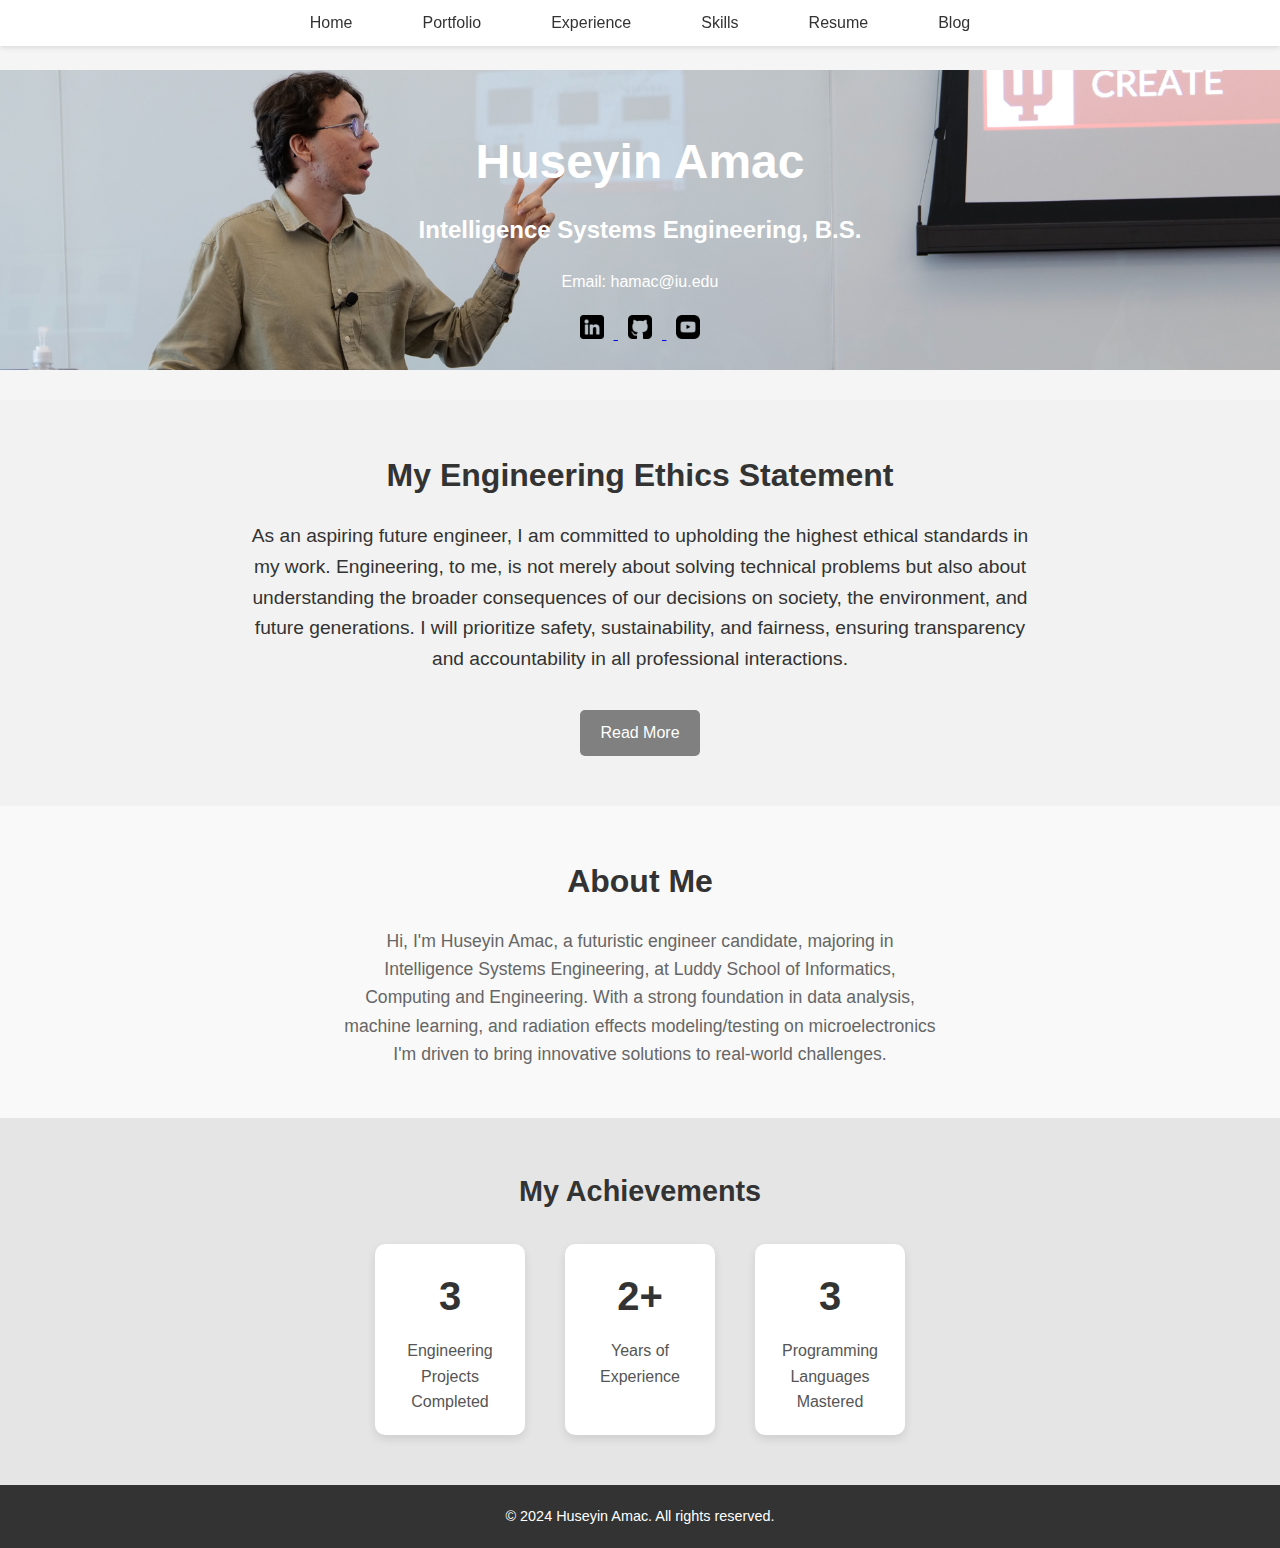
<file: index.html>
<!DOCTYPE html>
<html lang="en">
<head>
    <meta charset="UTF-8">
    <meta name="viewport" content="width=device-width, initial-scale=1.0">
    <link rel="stylesheet" href="styles.css">
    <title>Huseyin Amac - Intelligence Systems Engineering</title>
    <style>
        /* Additional styling for the Read More button */
        .btn-read-more {
            background-color: gray;
            color: white;
            padding: 10px 20px;
            border: none;
            border-radius: 5px;
            cursor: pointer;
            font-size: 1em;
            margin-top: 10px;
        }
        .btn-read-more:hover {
            background-color: #0056b3;
        }
    </style>
</head>
<body>
    <!-- Navigation Bar -->
    <nav>
        <ul>
            <li><a href="index.html">Home</a></li>
            <li><a href="portfolio.html">Portfolio</a></li>
            <li><a href="experience.html">Experience</a></li>
            <li><a href="skills.html">Skills</a></li>
            <li><a href="resume.html">Resume</a></li>
            <li><a href="blog.html">Blog</a></li>
        </ul>
    </nav>

    <!-- Hero Section with Cover Image -->
    <header class="hero">
        <div class="hero-content">
            <h1>Huseyin Amac</h1>
            <h2 class="major">Intelligence Systems Engineering, B.S.</h2>
            <p>Email: <a href="mailto:hamac@iu.edu" class="email-link">hamac@iu.edu</a></p>
    
            <div class="socials">
                <a href="https://www.linkedin.com/in/huseyinamac" target="_blank">
                    <img src="linkedin_icon.png" alt="LinkedIn" class="icon">
                </a>
                <a href="https://github.iu.edu/hamac" target="_blank">
                    <img src="github_icon.png" alt="GitHub" class="icon">
                </a>
                <a href="https://www.youtube.com/@amachuseyin" target="_blank">
                    <img src="youtube_icon.png" alt="YouTube" class="icon">
                </a>
            </div>
        </div>
    </header>

    <!-- Ethics Statement Section -->
    <section id="ethics">
        <h2>My Engineering Ethics Statement</h2>
        <p>As an aspiring future engineer, I am committed to upholding the highest ethical standards in my work. Engineering, to me, is not merely about solving technical problems but also about understanding the broader consequences of our decisions on society, the environment, and future generations. I will prioritize safety, sustainability, and fairness, ensuring transparency and accountability in all professional interactions.</p>
<br>
        <!-- Button for "Read More" -->
<a href="blog-post-4.html" class="btn-read-more">Read More</a>
    </section>

    <!-- About Me Section -->
    <section id="about">
        <h2>About Me</h2>
        <p>Hi, I'm Huseyin Amac, a futuristic engineer candidate, majoring in Intelligence Systems Engineering, at Luddy School of Informatics, Computing and Engineering. With a strong foundation in data analysis, machine learning, and radiation effects modeling/testing on microelectronics I'm driven to bring innovative solutions to real-world challenges.</p>
    </section>

    <!-- Highlighted Projects or Stats Section -->
    <section id="highlights">
        <h2>My Achievements</h2>
        <div class="highlights-container">
            <div class="highlight-item">
                <h3>3</h3>
                <p>Engineering Projects Completed</p>
            </div>
            <div class="highlight-item">
                <h3>2+</h3>
                <p>Years of Experience</p>
            </div>
            <div class="highlight-item">
                <h3>3</h3>
                <p>Programming Languages Mastered</p>
            </div>
        </div>
    </section>

    <!-- Footer -->
    <footer>
        <p>&copy; 2024 Huseyin Amac. All rights reserved.</p>
    </footer>
</body>
</html>
</file>
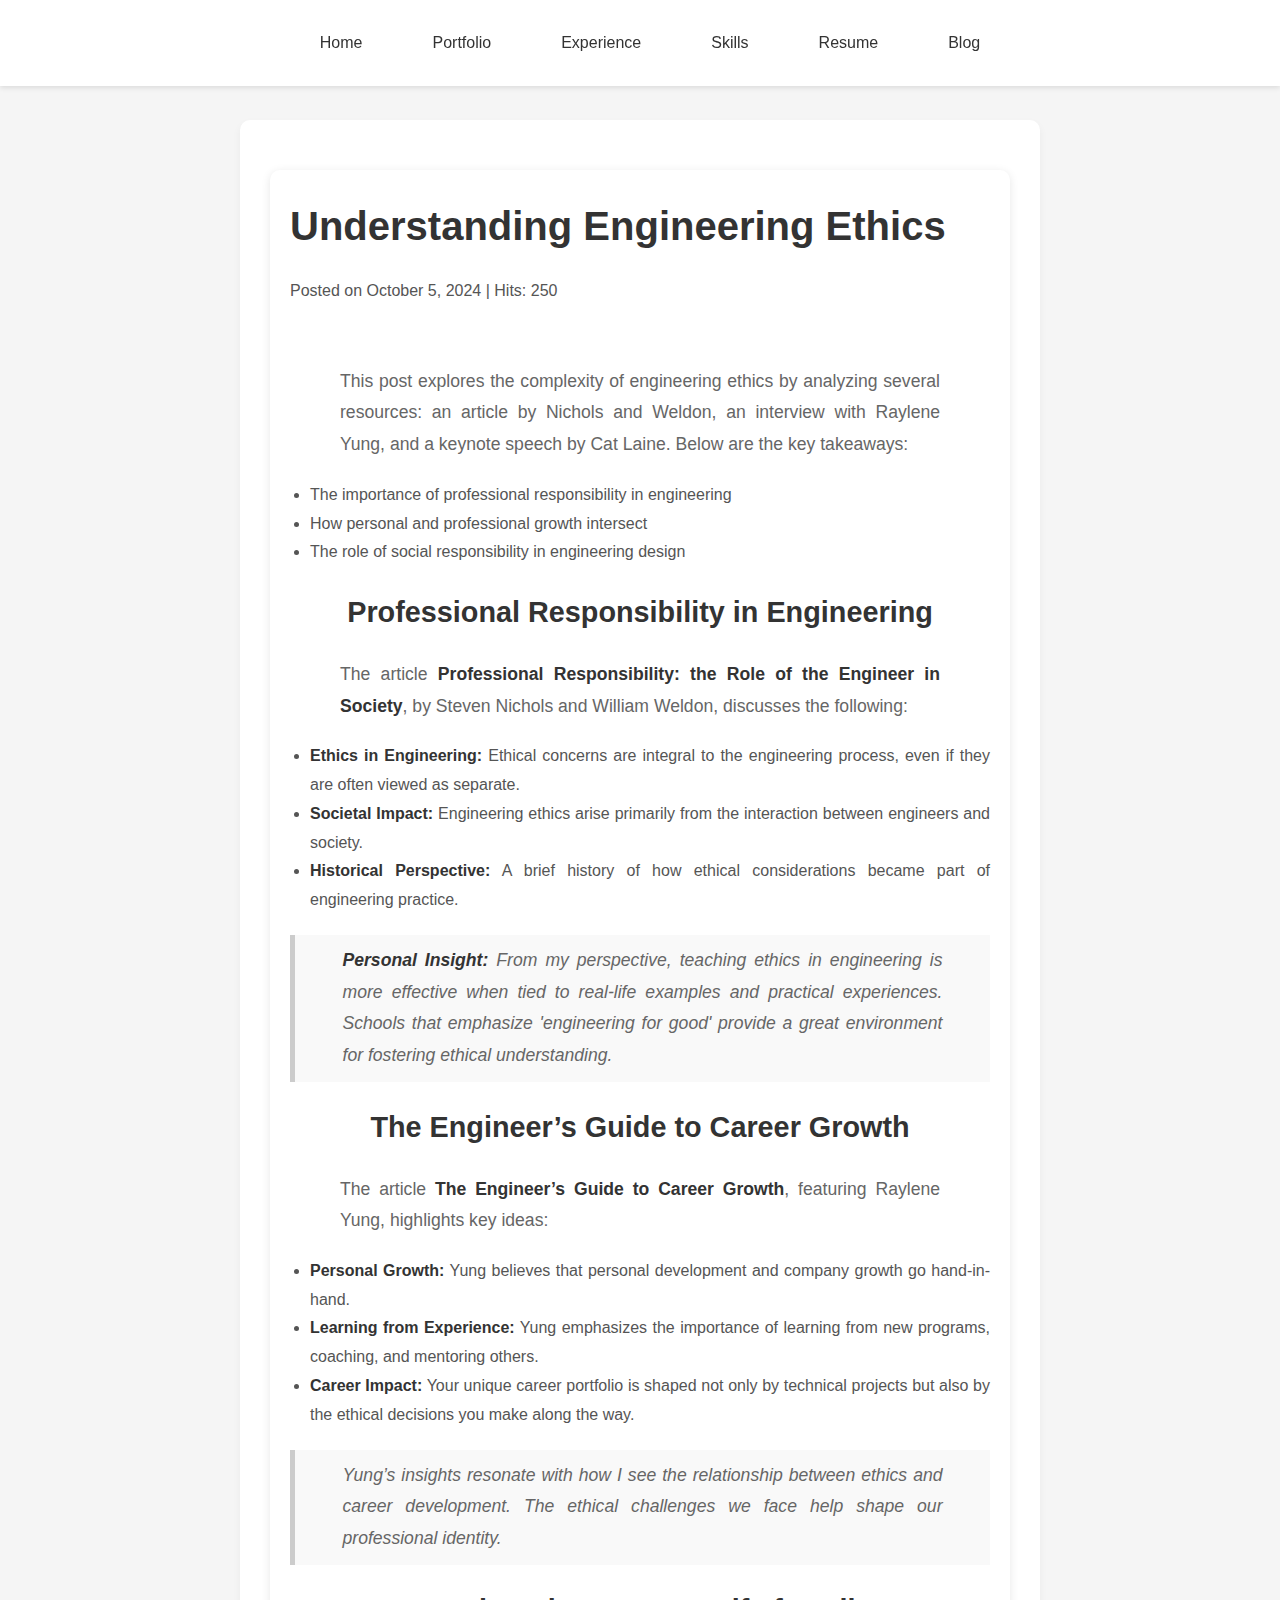
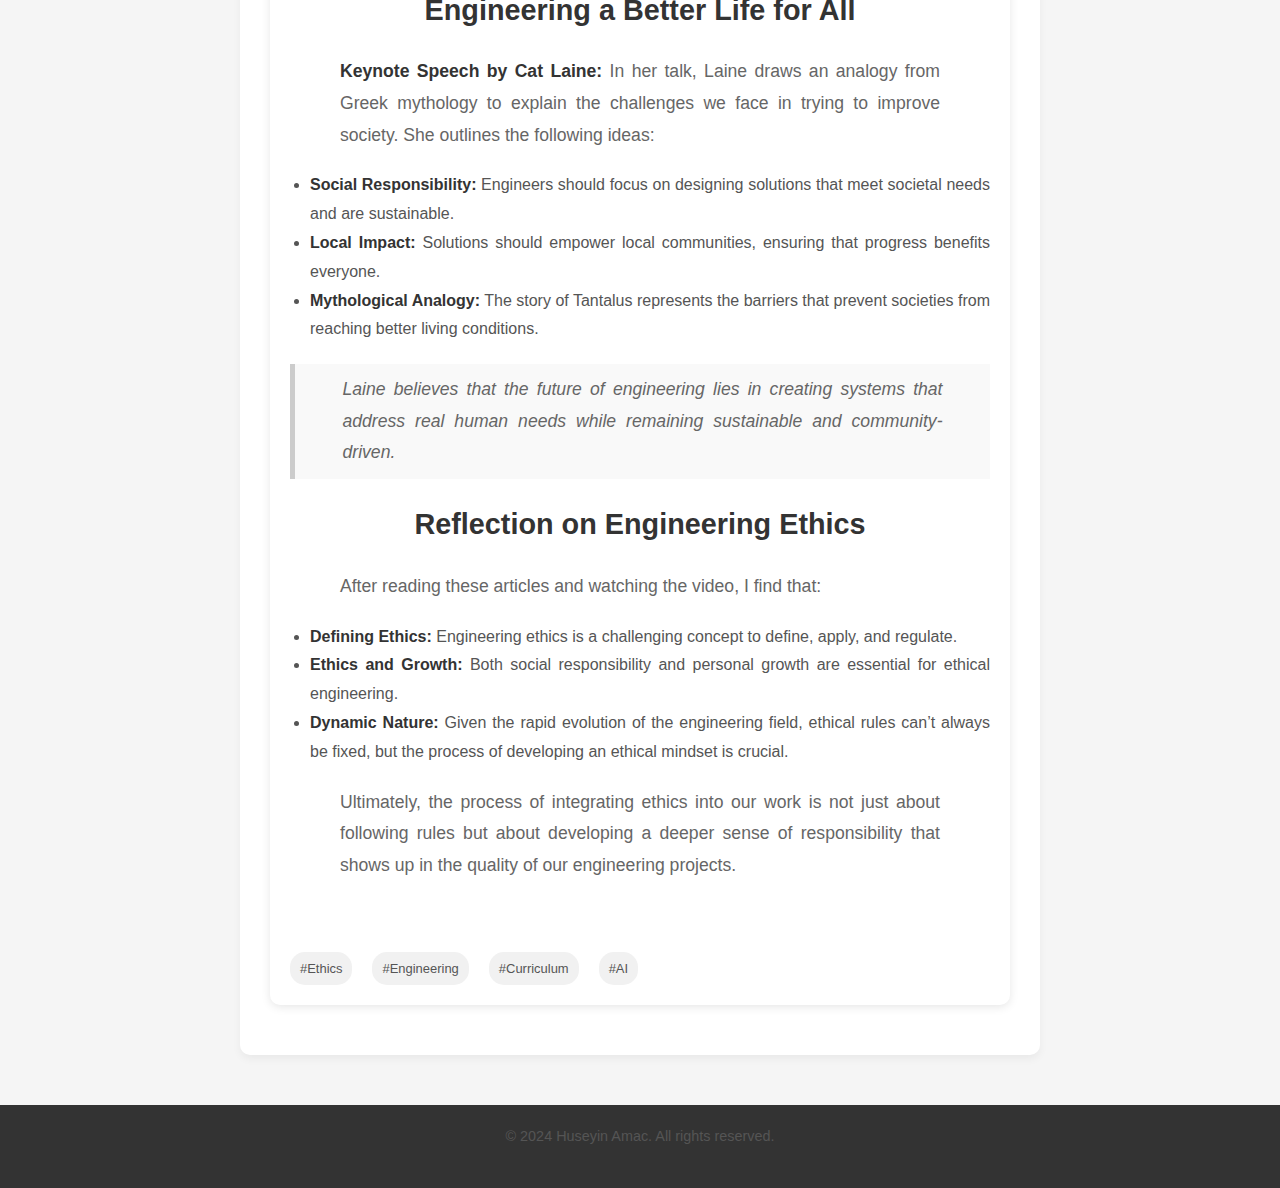
<file: blog-post-1.html>
<!DOCTYPE html>
<html lang="en">
<head>
    <meta charset="UTF-8">
    <meta name="viewport" content="width=device-width, initial-scale=1.0">
    <link rel="stylesheet" href="../styles.css">
    <title>Understanding Engineering Ethics</title>
    <style>
        /* General Aesthetics */
        .container {
            max-width: 800px;
            margin: 50px auto;
            padding: 0 20px;
            background-color: white;
            border-radius: 10px;
            padding: 30px;
            box-shadow: 0 4px 8px rgba(0, 0, 0, 0.05);
            line-height: 1.8; /* Better line spacing */
        }

        h1 {
            color: #333;
            font-weight: 600; /* Slightly bolded title */
            font-size: 2.5em; /* Larger title size */
            margin-bottom: 15px;
        }

        p {
            color: #555;
            margin-bottom: 20px; /* Increased spacing between paragraphs */
        }

        ul {
            list-style-type: disc;
            padding-left: 20px;
            margin: 20px 0;
            color: #555;
        }

        blockquote {
            background-color: #f9f9f9;
            border-left: 5px solid #ccc;
            padding: 10px 15px;
            font-style: italic;
            color: #555;
            margin: 20px 0;
        }

        .tags {
            margin-top: 30px;
            font-size: 0.9em;
        }

        .tags span {
            background-color: #f1f1f1;
            color: #555;
            padding: 5px 10px;
            border-radius: 15px;
            font-size: 0.9em;
            margin-right: 10px;
        }

        .tags span:hover {
            background-color: #ddd;
        }

        /* Styling for inline emphasis */
        strong {
            color: #333;
        }

/*         /* Navigation Bar Styling */
/*         nav ul {
            list-style: none; /* Removes the bullets */
/*             padding: 0;
            display: flex; /* Horizontal alignment */
/*             justify-content: space-around;
            background-color: #333;
        }
        nav ul li {
            display: inline;
        }

        nav ul li a {
            color: white;
            text-decoration: none;
            padding: 15px;
            display: block;
        }

        nav ul li a:hover {
          background-color: #555;  */
/*          }  */
/*  */
    </style>
</head>
<body>

    <!-- Navigation Bar -->
    <nav>
        <ul>
            <li><a href="/index.html">Home</a></li>
            <li><a href="/portfolio.html">Portfolio</a></li>
            <li><a href="/experience.html">Experience</a></li>
            <li><a href="/skills.html">Skills</a></li>
            <li><a href="/resume.html">Resume</a></li>
            <li><a href="/blog.html">Blog</a></li>
        </ul>
    </nav>
    <!-- Blog Post Container -->
    <div class="container">
        <article class="blog-post">
            <header class="post-header">
                <h1>Understanding Engineering Ethics</h1>
                <p>Posted on October 5, 2024 | Hits: 250</p>
            </header>

            <section class="post-content">
                <!-- Introduction -->
                <p>This post explores the complexity of engineering ethics by analyzing several resources: an article by Nichols and Weldon, an interview with Raylene Yung, and a keynote speech by Cat Laine. Below are the key takeaways:</p>

                <!-- Key Takeaways -->
                <ul>
                    <li>The importance of professional responsibility in engineering</li>
                    <li>How personal and professional growth intersect</li>
                    <li>The role of social responsibility in engineering design</li>
                </ul>

                <!-- Professional Responsibility Section -->
                <h2>Professional Responsibility in Engineering</h2>
                <p>The article <strong>Professional Responsibility: the Role of the Engineer in Society</strong>, by Steven Nichols and William Weldon, discusses the following:</p>

                <ul>
                    <li><strong>Ethics in Engineering:</strong> Ethical concerns are integral to the engineering process, even if they are often viewed as separate.</li>
                    <li><strong>Societal Impact:</strong> Engineering ethics arise primarily from the interaction between engineers and society.</li>
                    <li><strong>Historical Perspective:</strong> A brief history of how ethical considerations became part of engineering practice.</li>
                </ul>

                <!-- Reflection Box -->
                <blockquote>
                    <p><strong>Personal Insight:</strong> From my perspective, teaching ethics in engineering is more effective when tied to real-life examples and practical experiences. Schools that emphasize 'engineering for good' provide a great environment for fostering ethical understanding.</p>
                </blockquote>

                <!-- Career Growth Section -->
                <h2>The Engineer’s Guide to Career Growth</h2>
                <p>The article <strong>The Engineer’s Guide to Career Growth</strong>, featuring Raylene Yung, highlights key ideas:</p>

                <ul>
                    <li><strong>Personal Growth:</strong> Yung believes that personal development and company growth go hand-in-hand.</li>
                    <li><strong>Learning from Experience:</strong> Yung emphasizes the importance of learning from new programs, coaching, and mentoring others.</li>
                    <li><strong>Career Impact:</strong> Your unique career portfolio is shaped not only by technical projects but also by the ethical decisions you make along the way.</li>
                </ul>

                <!-- Reflection Box -->
                <blockquote>
                    <p>Yung’s insights resonate with how I see the relationship between ethics and career development. The ethical challenges we face help shape our professional identity.</p>
                </blockquote>

                <!-- Social Responsibility Section -->
                <h2>Engineering a Better Life for All</h2>
                <p><strong>Keynote Speech by Cat Laine:</strong> In her talk, Laine draws an analogy from Greek mythology to explain the challenges we face in trying to improve society. She outlines the following ideas:</p>

                <ul>
                    <li><strong>Social Responsibility:</strong> Engineers should focus on designing solutions that meet societal needs and are sustainable.</li>
                    <li><strong>Local Impact:</strong> Solutions should empower local communities, ensuring that progress benefits everyone.</li>
                    <li><strong>Mythological Analogy:</strong> The story of Tantalus represents the barriers that prevent societies from reaching better living conditions.</li>
                </ul>

                <!-- Reflection Box -->
                <blockquote>
                    <p>Laine believes that the future of engineering lies in creating systems that address real human needs while remaining sustainable and community-driven.</p>
                </blockquote>

                <!-- Conclusion -->
                <h2>Reflection on Engineering Ethics</h2>
                <p>After reading these articles and watching the video, I find that:</p>

                <ul>
                    <li><strong>Defining Ethics:</strong> Engineering ethics is a challenging concept to define, apply, and regulate.</li>
                    <li><strong>Ethics and Growth:</strong> Both social responsibility and personal growth are essential for ethical engineering.</li>
                    <li><strong>Dynamic Nature:</strong> Given the rapid evolution of the engineering field, ethical rules can’t always be fixed, but the process of developing an ethical mindset is crucial.</li>
                </ul>

                <p>Ultimately, the process of integrating ethics into our work is not just about following rules but about developing a deeper sense of responsibility that shows up in the quality of our engineering projects.</p>
            </section>

            <!-- <footer class="post-footer"> -->
                <!-- Tags -->
                <div class="tags">
                    <span>#Ethics</span>
                    <span>#Engineering</span>
                    <span>#Curriculum</span>
                    <span>#AI</span>
                </div>
            <!-- </footer> -->
        </article>
    </div>

    <!-- Footer -->
    <footer>
        <p>&copy; 2024 Huseyin Amac. All rights reserved.</p>
    </footer>

</body>
</html>
</file>
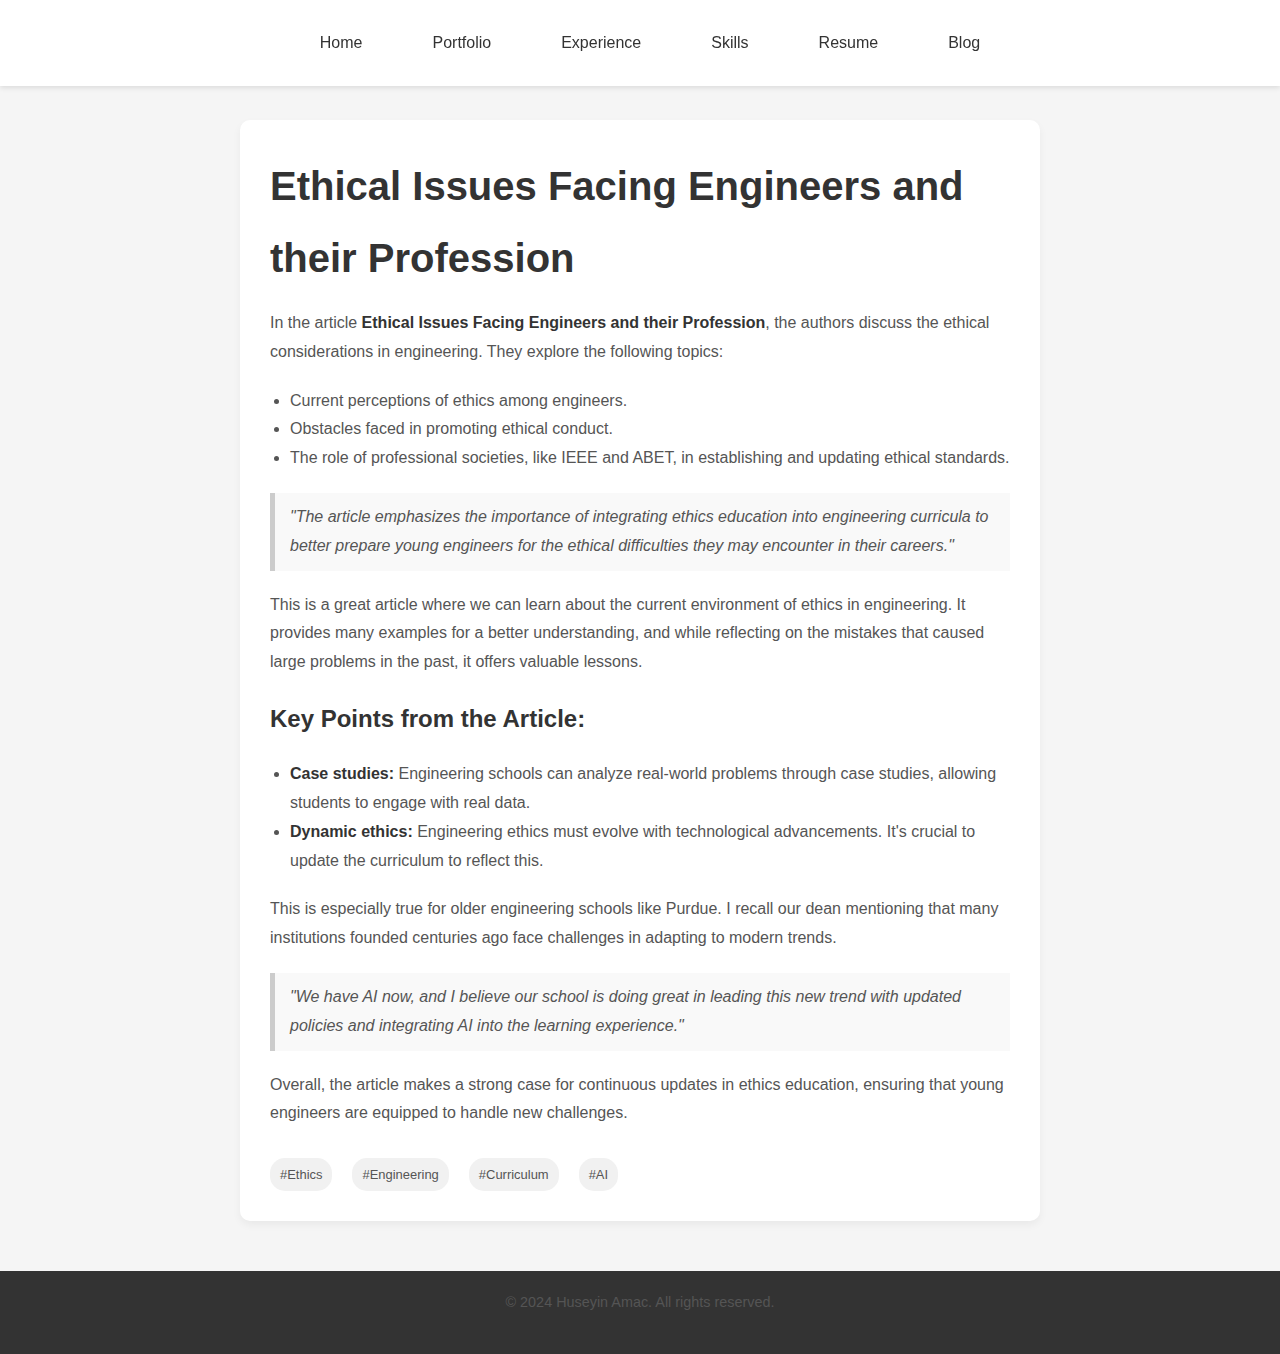
<file: blog-post-2.html>
<!DOCTYPE html>
<html lang="en">
<head>
    <meta charset="UTF-8">
    <meta name="viewport" content="width=device-width, initial-scale=1.0">
    <link rel="stylesheet" href="../styles.css">
    <title>Ethical Issues Facing Engineers and their Profession</title>
    <style>
        .container {
            max-width: 800px;
            margin: 50px auto;
            padding: 0 20px;
            background-color: white;
            border-radius: 10px;
            padding: 30px;
            box-shadow: 0 4px 8px rgba(0, 0, 0, 0.05);
            line-height: 1.8; /* Better line spacing */
        }

        h1 {
            color: #333;
            font-weight: 600; /* Slightly bolded title */
            font-size: 2.5em; /* Larger title size */
            margin-bottom: 15px;
        }

        p {
            color: #555;
            margin-bottom: 20px; /* Increased spacing between paragraphs */
        }

        ul {
            list-style-type: disc;
            padding-left: 20px;
            margin: 20px 0;
            color: #555;
        }

        blockquote {
            background-color: #f9f9f9;
            border-left: 5px solid #ccc;
            padding: 10px 15px;
            font-style: italic;
            color: #555;
            margin: 20px 0;
        }

        .tags {
            margin-top: 30px;
            font-size: 0.9em;
        }

        .tags span {
            background-color: #f1f1f1;
            color: #555;
            padding: 5px 10px;
            border-radius: 15px;
            font-size: 0.9em;
            margin-right: 10px;
        }

        .tags span:hover {
            background-color: #ddd;
        }

        /* Styling for inline emphasis */
        strong {
            color: #333;
        }
    </style>
</head>
<body>

    <!-- Navigation Bar -->
    <nav>
        <ul>
            <li><a href="../index.html">Home</a></li>
            <li><a href="../portfolio.html">Portfolio</a></li>
            <li><a href="../experience.html">Experience</a></li>
            <li><a href="../skills.html">Skills</a></li>
            <li><a href="../resume.html">Resume</a></li>
            <li><a href="../blog.html">Blog</a></li>
        </ul>
    </nav>

    <!-- Main Content -->
    <div class="container">
        <h1>Ethical Issues Facing Engineers and their Profession</h1>

        <p>
            In the article <strong>Ethical Issues Facing Engineers and their Profession</strong>, the authors discuss the ethical considerations in engineering. They explore the following topics:
        </p>

        <ul>
            <li>Current perceptions of ethics among engineers.</li>
            <li>Obstacles faced in promoting ethical conduct.</li>
            <li>The role of professional societies, like IEEE and ABET, in establishing and updating ethical standards.</li>
        </ul>

        <blockquote>
            "The article emphasizes the importance of integrating ethics education into engineering curricula to better prepare young engineers for the ethical difficulties they may encounter in their careers."
        </blockquote>

        <p>
            This is a great article where we can learn about the current environment of ethics in engineering. It provides many examples for a better understanding, and while reflecting on the mistakes that caused large problems in the past, it offers valuable lessons.
        </p>

        <h2>Key Points from the Article:</h2>

        <ul>
            <li><strong>Case studies:</strong> Engineering schools can analyze real-world problems through case studies, allowing students to engage with real data.</li>
            <li><strong>Dynamic ethics:</strong> Engineering ethics must evolve with technological advancements. It's crucial to update the curriculum to reflect this.</li>
        </ul>

        <p>
            This is especially true for older engineering schools like Purdue. I recall our dean mentioning that many institutions founded centuries ago face challenges in adapting to modern trends.
        </p>

        <blockquote>
            "We have AI now, and I believe our school is doing great in leading this new trend with updated policies and integrating AI into the learning experience."
        </blockquote>

        <p>
            Overall, the article makes a strong case for continuous updates in ethics education, ensuring that young engineers are equipped to handle new challenges.
        </p>

        <!-- Tags -->
        <div class="tags">
            <span>#Ethics</span>
            <span>#Engineering</span>
            <span>#Curriculum</span>
            <span>#AI</span>
        </div>
    </div>

    <!-- Footer -->
    <footer>
        <p>&copy; 2024 Huseyin Amac. All rights reserved.</p>
    </footer>

</body>
</html>
</file>
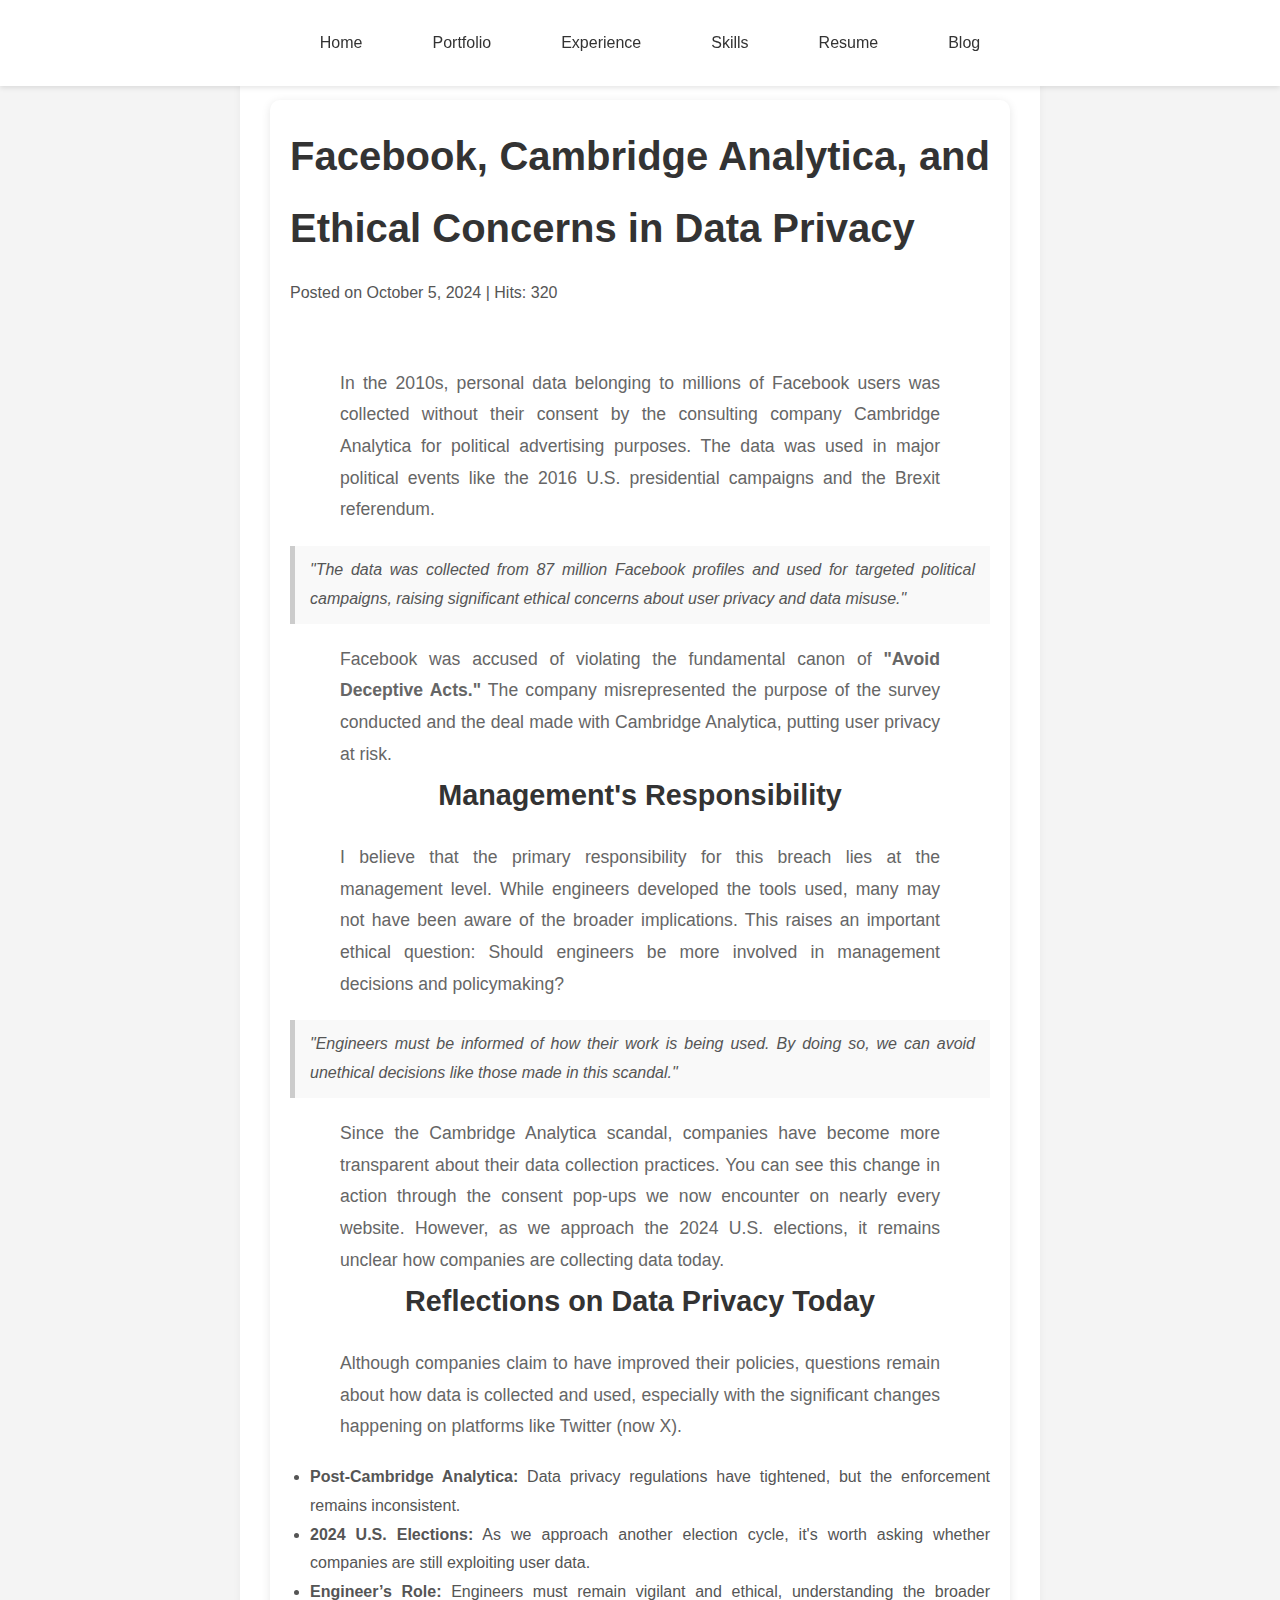
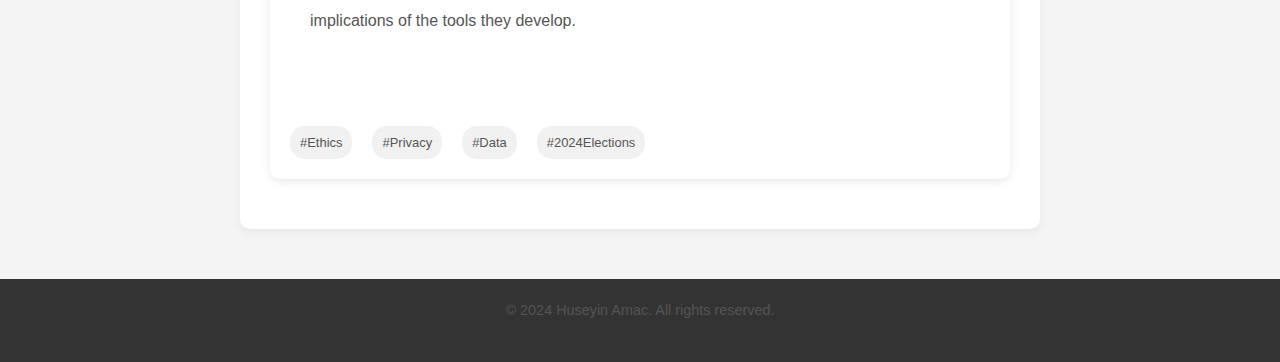
<file: blog-post-3.html>
<!DOCTYPE html>
<html lang="en">
<head>
    <meta charset="UTF-8">
    <meta name="viewport" content="width=device-width, initial-scale=1.0">
    <link rel="stylesheet" href="../styles.css">
    <title>Facebook, Cambridge Analytica, and Ethical Concerns in Data Privacy</title>
    <style>
        /* General Aesthetics */
        body {
            font-family: Arial, sans-serif;
            background-color: #f4f4f4;
            color: #333;
            margin: 0;
            padding: 0;
        }

        /* Container for the Blog Post */
        .container {
            max-width: 800px;
            margin: 50px auto;
            background-color: white;
            padding: 30px;
            border-radius: 10px;
            box-shadow: 0 4px 8px rgba(0, 0, 0, 0.05);
            line-height: 1.8;
        }

        h1 {
            color: #333;
            font-weight: 600;
            font-size: 2.5em;
            margin-bottom: 15px;
        }

        p {
            color: #555;
            margin-bottom: 20px;
        }

        ul {
            list-style-type: disc;
            padding-left: 20px;
            margin: 20px 0;
            color: #555;
        }

        blockquote {
            background-color: #f9f9f9;
            border-left: 5px solid #ccc;
            padding: 10px 15px;
            font-style: italic;
            color: #555;
            margin: 20px 0;
        }

        /* Tags Styling */
        .tags {
            margin-top: 30px;
            font-size: 0.9em;
        }

        .tags span {
            background-color: #f1f1f1;
            color: #555;
            padding: 5px 10px;
            border-radius: 15px;
            margin-right: 10px;
        }

        .tags span:hover {
            background-color: #ddd;
        }

        /* Footer */
        footer {
            text-align: center;
            padding: 20px;
            background-color: #333;
            color: white;
            margin-top: 50px;
        }
    </style>
</head>
<body>

    <!-- Navigation Bar -->
    <nav>
        <ul>
            <li><a href="../index.html">Home</a></li>
            <li><a href="../portfolio.html">Portfolio</a></li>
            <li><a href="../experience.html">Experience</a></li>
            <li><a href="../skills.html">Skills</a></li>
            <li><a href="../resume.html">Resume</a></li>
            <li><a href="../blog.html">Blog</a></li>
        </ul>
    </nav>

    <!-- Blog Post Container -->
    <div class="container">
        <article class="blog-post">
            <header class="post-header">
                <h1>Facebook, Cambridge Analytica, and Ethical Concerns in Data Privacy</h1>
                <p>Posted on October 5, 2024 | Hits: 320</p>
            </header>

            <section class="post-content">
                <!-- Introduction -->
                <p>In the 2010s, personal data belonging to millions of Facebook users was collected without their consent by the consulting company Cambridge Analytica for political advertising purposes. The data was used in major political events like the 2016 U.S. presidential campaigns and the Brexit referendum.</p>

                <blockquote>
                    "The data was collected from 87 million Facebook profiles and used for targeted political campaigns, raising significant ethical concerns about user privacy and data misuse."
                </blockquote>

                <p>Facebook was accused of violating the fundamental canon of <strong>"Avoid Deceptive Acts."</strong> The company misrepresented the purpose of the survey conducted and the deal made with Cambridge Analytica, putting user privacy at risk.</p>

                <h2>Management's Responsibility</h2>
                <p>I believe that the primary responsibility for this breach lies at the management level. While engineers developed the tools used, many may not have been aware of the broader implications. This raises an important ethical question: Should engineers be more involved in management decisions and policymaking?</p>

                <blockquote>
                    "Engineers must be informed of how their work is being used. By doing so, we can avoid unethical decisions like those made in this scandal."
                </blockquote>

                <p>Since the Cambridge Analytica scandal, companies have become more transparent about their data collection practices. You can see this change in action through the consent pop-ups we now encounter on nearly every website. However, as we approach the 2024 U.S. elections, it remains unclear how companies are collecting data today.</p>

                <h2>Reflections on Data Privacy Today</h2>
                <p>Although companies claim to have improved their policies, questions remain about how data is collected and used, especially with the significant changes happening on platforms like Twitter (now X).</p>

                <ul>
                    <li><strong>Post-Cambridge Analytica:</strong> Data privacy regulations have tightened, but the enforcement remains inconsistent.</li>
                    <li><strong>2024 U.S. Elections:</strong> As we approach another election cycle, it's worth asking whether companies are still exploiting user data.</li>
                    <li><strong>Engineer’s Role:</strong> Engineers must remain vigilant and ethical, understanding the broader implications of the tools they develop.</li>
                </ul>

            </section>

            <!-- <footer class="post-footer"> -->
                <!-- Tags -->
                <div class="tags">
                    <span>#Ethics</span>
                    <span>#Privacy</span>
                    <span>#Data</span>
                    <span>#2024Elections</span>
                </div>
            <!-- </footer> -->
        </article>
    </div>

    <!-- Footer -->
    <footer>
        <p>&copy; 2024 Huseyin Amac. All rights reserved.</p>
    </footer>

</body>
</html>
</file>
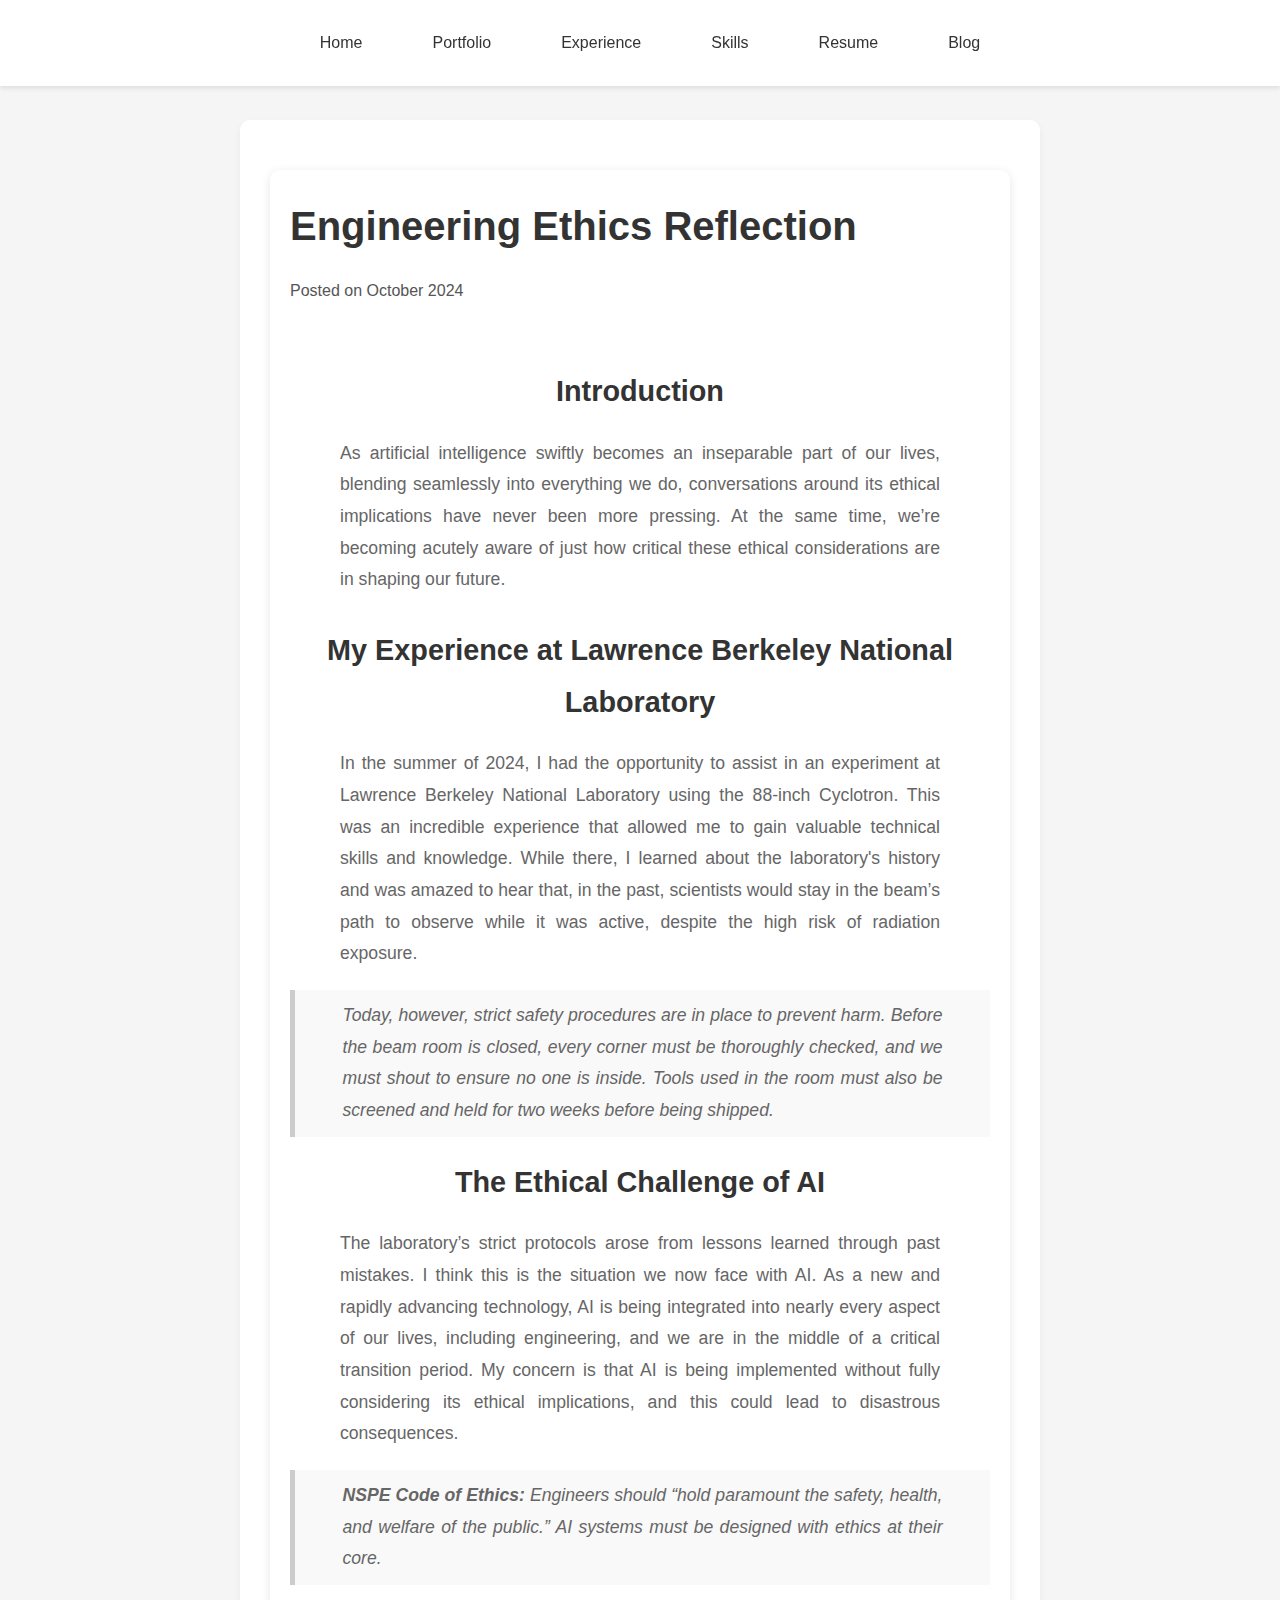
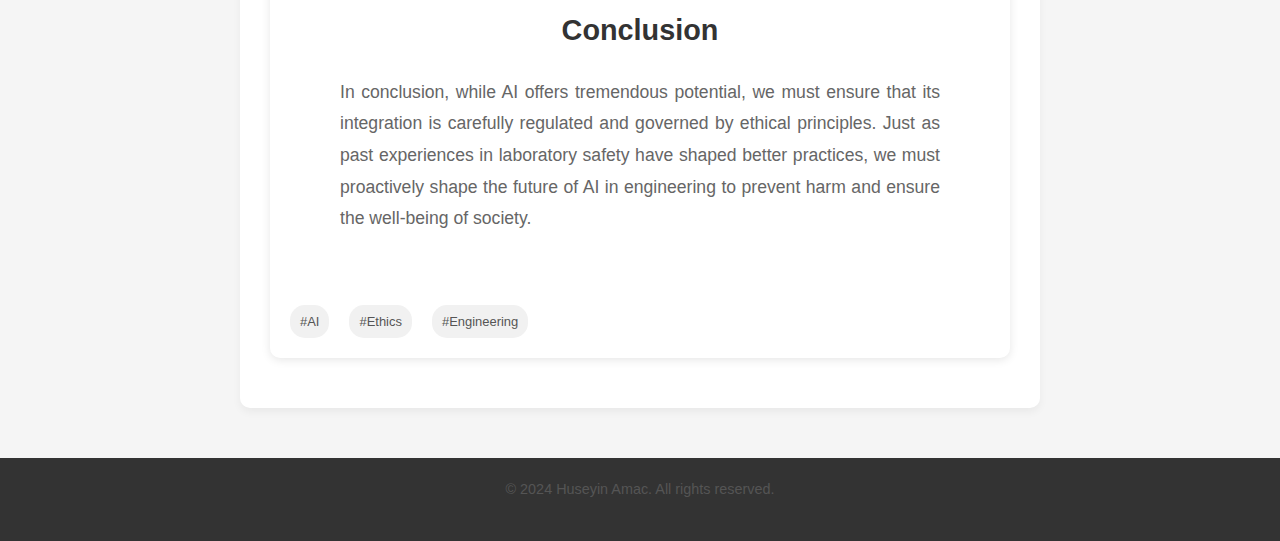
<file: blog-post-4.html>
<!DOCTYPE html>
<html lang="en">
<head>
    <meta charset="UTF-8">
    <meta name="viewport" content="width=device-width, initial-scale=1.0">
    <link rel="stylesheet" href="../styles.css">
    <title>Engineering Ethics Reflection</title>
    <style>
        /* General Aesthetics */
        .container {
            max-width: 800px;
            margin: 50px auto;
            padding: 0 20px;
            background-color: white;
            border-radius: 10px;
            padding: 30px;
            box-shadow: 0 4px 8px rgba(0, 0, 0, 0.05);
            line-height: 1.8; /* Better line spacing */
        }

        h1 {
            color: #333;
            font-weight: 600;
            font-size: 2.5em;
            margin-bottom: 15px;
        }

        p {
            color: #555;
            margin-bottom: 20px;
        }

        ul {
            list-style-type: disc;
            padding-left: 20px;
            margin: 20px 0;
            color: #555;
        }

        blockquote {
            background-color: #f9f9f9;
            border-left: 5px solid #ccc;
            padding: 10px 15px;
            font-style: italic;
            color: #555;
            margin: 20px 0;
        }

        .tags {
            margin-top: 30px;
            font-size: 0.9em;
        }

        .tags span {
            background-color: #f1f1f1;
            color: #555;
            padding: 5px 10px;
            border-radius: 15px;
            font-size: 0.9em;
            margin-right: 10px;
        }

        .tags span:hover {
            background-color: #ddd;
        }
    </style>
</head>
<body>

    <!-- Navigation Bar -->
    <nav>
        <ul>
            <li><a href="../index.html">Home</a></li>
            <li><a href="../portfolio.html">Portfolio</a></li>
            <li><a href="../experience.html">Experience</a></li>
            <li><a href="../skills.html">Skills</a></li>
            <li><a href="../resume.html">Resume</a></li>
            <li><a href="../blog.html">Blog</a></li>
        </ul>
    </nav>

    <!-- Blog Post Container -->
    <div class="container">
        <article class="blog-post">
            <header class="post-header">
                <h1>Engineering Ethics Reflection</h1>
                <p>Posted on October 2024</p>
            </header>

            <section class="post-content">
                <!-- Introduction -->
                <h2>Introduction</h2>
                <p>As artificial intelligence swiftly becomes an inseparable part of our lives, blending seamlessly into everything we do, conversations around its ethical implications have never been more pressing. At the same time, we’re becoming acutely aware of just how critical these ethical considerations are in shaping our future.</p>
<br>
                <h2>My Experience at Lawrence Berkeley National Laboratory</h2>
                <p>In the summer of 2024, I had the opportunity to assist in an experiment at Lawrence Berkeley National Laboratory using the 88-inch Cyclotron. This was an incredible experience that allowed me to gain valuable technical skills and knowledge. While there, I learned about the laboratory's history and was amazed to hear that, in the past, scientists would stay in the beam’s path to observe while it was active, despite the high risk of radiation exposure.</p>

                <blockquote>
                    <p>Today, however, strict safety procedures are in place to prevent harm. Before the beam room is closed, every corner must be thoroughly checked, and we must shout to ensure no one is inside. Tools used in the room must also be screened and held for two weeks before being shipped.</p>
                </blockquote>

                <h2>The Ethical Challenge of AI</h2>
                <p>The laboratory’s strict protocols arose from lessons learned through past mistakes. I think this is the situation we now face with AI. As a new and rapidly advancing technology, AI is being integrated into nearly every aspect of our lives, including engineering, and we are in the middle of a critical transition period. My concern is that AI is being implemented without fully considering its ethical implications, and this could lead to disastrous consequences.</p>

                <blockquote>
                    <p><strong>NSPE Code of Ethics:</strong> Engineers should “hold paramount the safety, health, and welfare of the public.” AI systems must be designed with ethics at their core.</p>
                </blockquote>

                <h2>Conclusion</h2>
                <p>In conclusion, while AI offers tremendous potential, we must ensure that its integration is carefully regulated and governed by ethical principles. Just as past experiences in laboratory safety have shaped better practices, we must proactively shape the future of AI in engineering to prevent harm and ensure the well-being of society.</p>
            </section>

            <!-- Tags -->
            <div class="tags">
                <span>#AI</span>
                <span>#Ethics</span>
                <span>#Engineering</span>
            </div>
        </article>
    </div>

    <!-- Footer -->
    <footer>
        <p>&copy; 2024 Huseyin Amac. All rights reserved.</p>
    </footer>

</body>
</html>
</file>
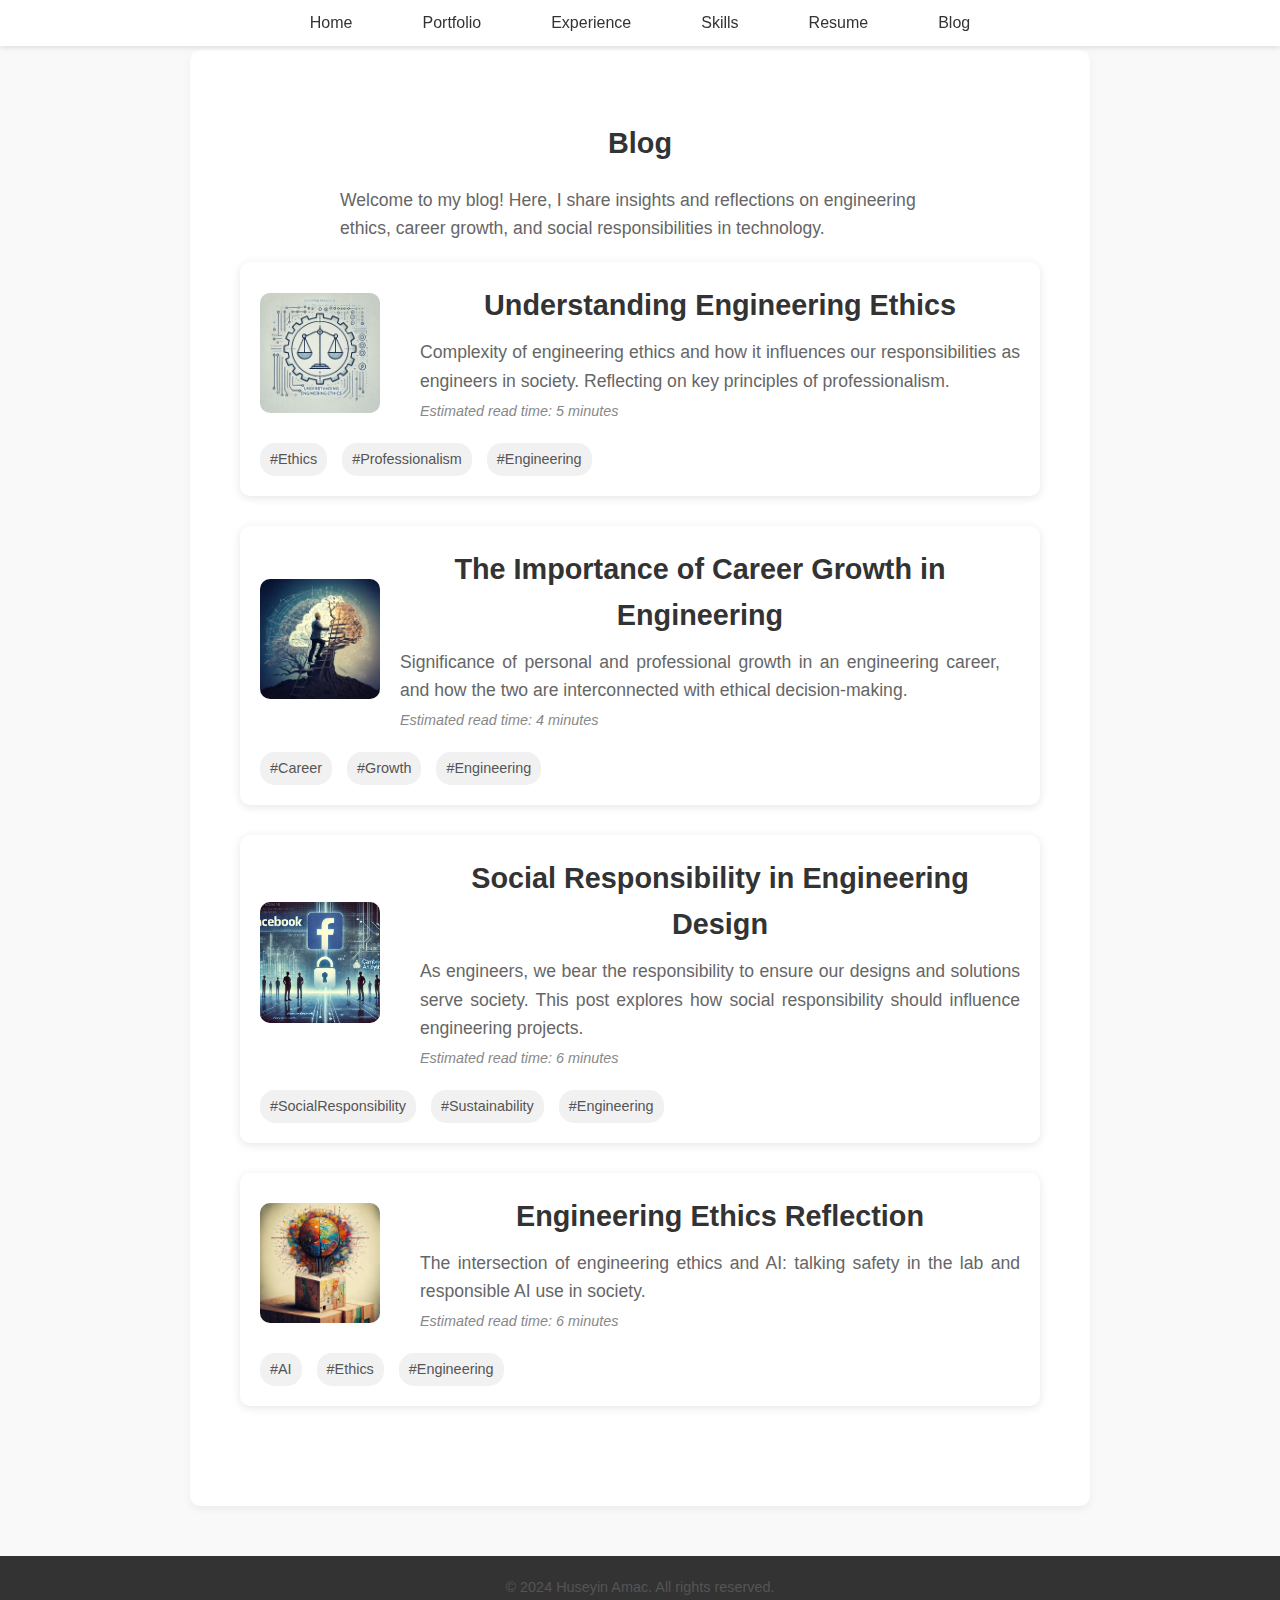
<file: blog.html>
<!DOCTYPE html>
<html lang="en">
<head>
    <meta charset="UTF-8">
    <meta name="viewport" content="width=device-width, initial-scale=1.0">
    <link rel="stylesheet" href="styles.css">
    <title>Huseyin Amac - Blog</title>
    <style>
        /* Minimalist Blog Styling */
        body {
            font-family: Arial, sans-serif;
            color: #333;
            background-color: #f9f9f9;
            margin: 0;
            padding: 0;
        }

        /* Simplified Navigation Bar */
       

        /* Blog Container */
        .container {
            max-width: 900px;
            margin: 50px auto;
            padding: 0 20px;
            background-color: white;
            border-radius: 10px;
            padding: 30px;
            box-shadow: 0 4px 8px rgba(0, 0, 0, 0.05);
        }

        h2, h3 {

    text-align: center;
    font-size: 2.5em; /* Matches the font size with other pages */
    color: #333;      /* Matches the text color */
    margin-bottom: 10px; /* Adds spacing below the title */
}


        p {
            color: #555;
            line-height: 1.6;
        }

        .blog-post {
            margin-bottom: 30px;
        }

        .blog-post h3 {
            font-size: 1.8em;
            margin-bottom: 10px;
        }

        .blog-text-container {
            display: flex;
            align-items: center;
        }

        .blog-image {
            width: 120px;
            height: auto;
            margin-right: 20px;
        }

        .read-time {
            font-size: 0.9em;
            color: #888;
            margin-top: 5px;
        }

        .tags {
            margin-top: 10px;
        }

        .tags span {
            background-color: #f1f1f1;
            color: #555;
            padding: 5px 10px;
            border-radius: 15px;
            font-size: 0.9em;
            margin-right: 5px;
        }

        .tags span:hover {
            background-color: #ddd;
        }

        a.blog-content {
            color: #333;
            text-decoration: none;
        }

        a.blog-content:hover {
            color: #555;
        }

        
        footer {
            text-align: center;
            padding: 20px;
            background-color: #333;
            color: white;
            margin-top: 50px;
        }
    </style>
</head>
<body>

    <!-- Navigation Bar -->
    <nav>
        <ul>
            <li><a href="index.html">Home</a></li>
            <li><a href="portfolio.html">Portfolio</a></li>
            <li><a href="experience.html">Experience</a></li>
            <li><a href="skills.html">Skills</a></li>
            <li><a href="resume.html">Resume</a></li>
            <li><a href="blog.html">Blog</a></li>
        </ul>
    </nav>

    <!-- Main Content Wrapped Inside Container -->
    <div class="container">
        <!-- Blog Section -->
        <section id="blog">
            <h2>Blog</h2>
            <p>Welcome to my blog! Here, I share insights and reflections on engineering ethics, career growth, and social responsibilities in technology.</p>

            <!-- Blog Post 1 -->
            <article class="blog-post">
                <a href="blog-post-1.html" class="blog-content">
                    <div class="blog-text-container">
                        <img src="blog-image-1.jpg" alt="Blog Post 1" class="blog-image">
                        <div class="blog-text">
                            <h3>Understanding Engineering Ethics</h3>
                            <p>Complexity of engineering ethics and how it influences our responsibilities as engineers in society. Reflecting on key principles of professionalism.</p>
                            <p class="read-time"><em>Estimated read time: 5 minutes</em></p>
                        </div>
                    </div>
                </a>
                
                <!-- Hashtags -->
                <div class="tags">
                    <span>#Ethics</span>
                    <span>#Professionalism</span>
                    <span>#Engineering</span>
                </div>
            </article>

            <!-- Blog Post 2 -->
            <article class="blog-post">
                <a href="blog-post-2.html" class="blog-content">
                    <div class="blog-text-container reverse">
                        <div class="blog-text">
                            <h3>The Importance of Career Growth in Engineering</h3>
                            <p>Significance of personal and professional growth in an engineering career, and how the two are interconnected with ethical decision-making.</p>
                            <p class="read-time"><em>Estimated read time: 4 minutes</em></p>
                        </div>
                        <img src="blog-image-2.png" alt="Blog Post 2" class="blog-image">
                    </div>
                </a>
                <!-- Hashtags -->
                <div class="tags">
                    <span>#Career</span>
                    <span>#Growth</span>
                    <span>#Engineering</span>
                </div>
            </article>

            <!-- Blog Post 3 -->
            <article class="blog-post">
                <a href="blog-post-3.html" class="blog-content">
                    <div class="blog-text-container">
                        <img src="blog-image-3.png" alt="Blog Post 3" class="blog-image">
                        <div class="blog-text">
                            <h3>Social Responsibility in Engineering Design</h3>
                            <p>As engineers, we bear the responsibility to ensure our designs and solutions serve society. This post explores how social responsibility should influence engineering projects.</p>
                            <p class="read-time"><em>Estimated read time: 6 minutes</em></p>
                        </div>
                    </div>
                </a>
                 <!-- Hashtags -->
                 <div class="tags">
                    <span>#SocialResponsibility</span>
                    <span>#Sustainability</span>
                    <span>#Engineering</span>
                </div>
 
            </article>


                <!-- Blog Post 4 -->
<article class="blog-post">
    <a href="blog-post-4.html" class="blog-content">
        <div class="blog-text-container">
            <img src="blog-image-4.png" alt="Blog Post 4" class="blog-image">
            <div class="blog-text">
                <h3>Engineering Ethics Reflection</h3>
                <p>The intersection of engineering ethics and AI: talking safety in the lab and responsible AI use in society.</p>
                <p class="read-time"><em>Estimated read time: 6 minutes</em></p>
            </div>
        </div>

    </a>

    <!-- Tags -->
    <div class="tags">
        <span>#AI</span>
        <span>#Ethics</span>
        <span>#Engineering</span>
    </div>
</article>

               

        </section>
    </div>

    <!-- Footer -->
    <footer>
        <p>&copy; 2024 Huseyin Amac. All rights reserved.</p>
    </footer>

    <script src="script.js"></script>
</body>
</html>
</file>
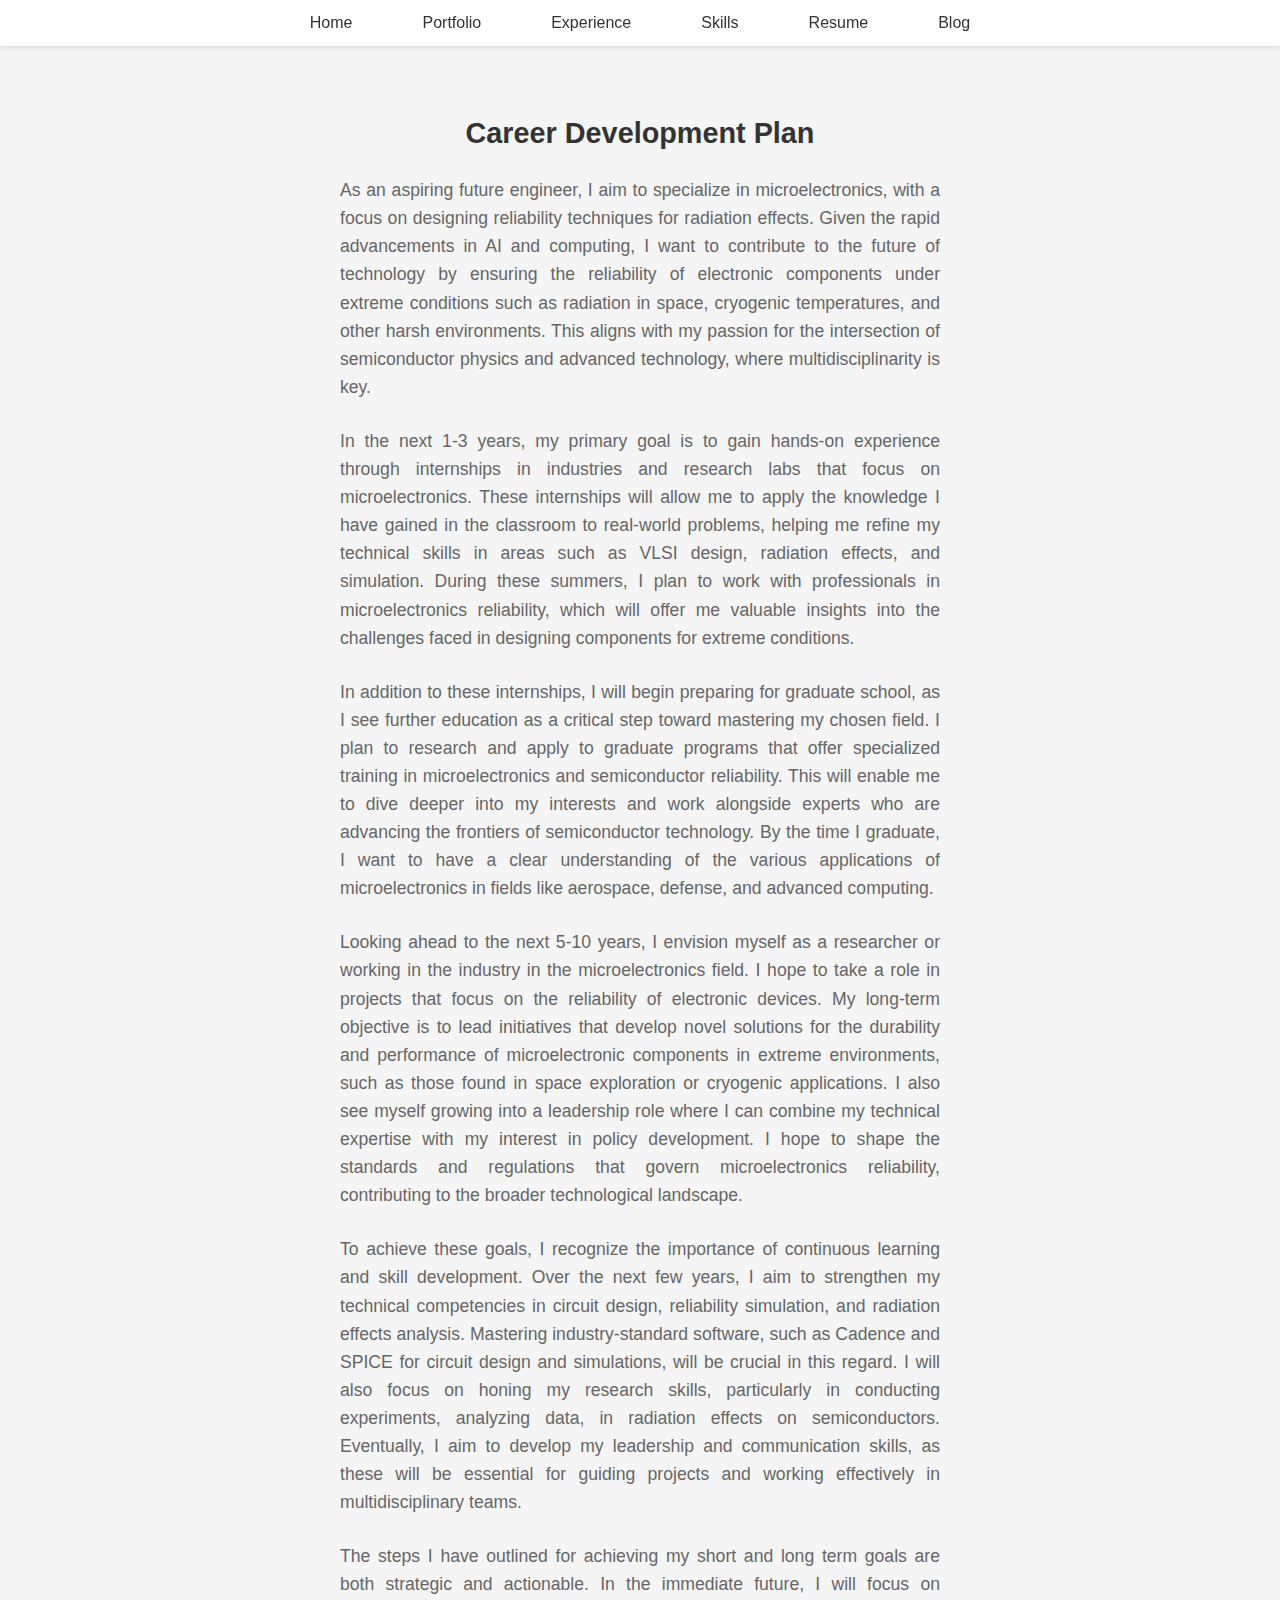
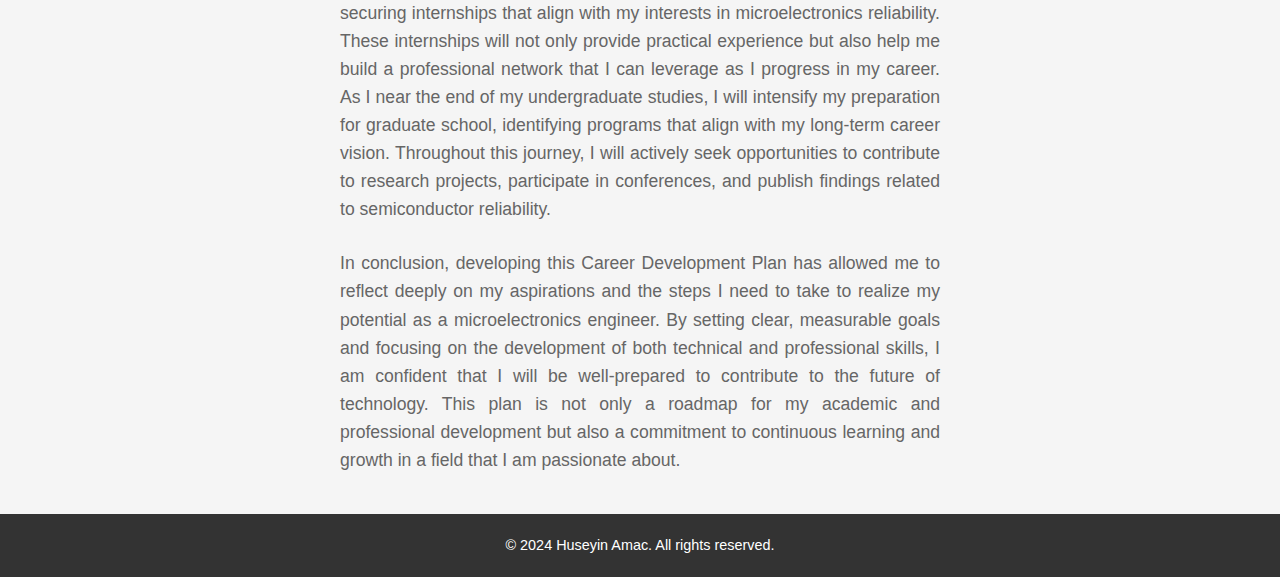
<file: career-plan.html>
<!DOCTYPE html>
<html lang="en">
<head>
    <meta charset="UTF-8">
    <meta name="viewport" content="width=device-width, initial-scale=1.0">
    <link rel="stylesheet" href="styles.css">
    <title>Your Name - Career Development Plan</title>
    <style>
        /* Add this inline CSS to justify the text */
        #career-plan {
            text-align: justify;
        }
    </style>
</head>
<body>
    <!-- Navigation Bar -->
    <nav>
        <ul>
            <li><a href="index.html">Home</a></li>
            <li><a href="portfolio.html">Portfolio</a></li>
            <li><a href="experience.html">Experience</a></li>
            <li><a href="skills.html">Skills</a></li>
            <li><a href="resume.html">Resume</a></li>
            <li><a href="blog.html">Blog</a></li>
        </ul>
    </nav>

    <!-- Main Content -->
    <div class="container">
        <section id="career-plan">
            <h2>Career Development Plan</h2>

            <p>As an aspiring future engineer, I aim to specialize in microelectronics, with a focus on designing reliability techniques for radiation effects. Given the rapid advancements in AI and computing, I want to contribute to the future of technology by ensuring the reliability of electronic components under extreme conditions such as radiation in space, cryogenic temperatures, and other harsh environments. This aligns with my passion for the intersection of semiconductor physics and advanced technology, where multidisciplinarity is key.</p>
<br>
            <p>In the next 1-3 years, my primary goal is to gain hands-on experience through internships in industries and research labs that focus on microelectronics. These internships will allow me to apply the knowledge I have gained in the classroom to real-world problems, helping me refine my technical skills in areas such as VLSI design, radiation effects, and simulation. During these summers, I plan to work with professionals in microelectronics reliability, which will offer me valuable insights into the challenges faced in designing components for extreme conditions.</p>
            <br>
            <p>In addition to these internships, I will begin preparing for graduate school, as I see further education as a critical step toward mastering my chosen field. I plan to research and apply to graduate programs that offer specialized training in microelectronics and semiconductor reliability. This will enable me to dive deeper into my interests and work alongside experts who are advancing the frontiers of semiconductor technology. By the time I graduate, I want to have a clear understanding of the various applications of microelectronics in fields like aerospace, defense, and advanced computing.</p>
            <br>
            <p>Looking ahead to the next 5-10 years, I envision myself as a researcher or working in the industry in the microelectronics field. I hope to take a role in projects that focus on the reliability of electronic devices. My long-term objective is to lead initiatives that develop novel solutions for the durability and performance of microelectronic components in extreme environments, such as those found in space exploration or cryogenic applications. I also see myself growing into a leadership role where I can combine my technical expertise with my interest in policy development. I hope to shape the standards and regulations that govern microelectronics reliability, contributing to the broader technological landscape.</p>
            <br>
            <p>To achieve these goals, I recognize the importance of continuous learning and skill development. Over the next few years, I aim to strengthen my technical competencies in circuit design, reliability simulation, and radiation effects analysis. Mastering industry-standard software, such as Cadence and SPICE for circuit design and simulations, will be crucial in this regard. I will also focus on honing my research skills, particularly in conducting experiments, analyzing data, in radiation effects on semiconductors. Eventually, I aim to develop my leadership and communication skills, as these will be essential for guiding projects and working effectively in multidisciplinary teams.</p>
            <br>
            <p>The steps I have outlined for achieving my short and long term goals are both strategic and actionable. In the immediate future, I will focus on securing internships that align with my interests in microelectronics reliability. These internships will not only provide practical experience but also help me build a professional network that I can leverage as I progress in my career. As I near the end of my undergraduate studies, I will intensify my preparation for graduate school, identifying programs that align with my long-term career vision. Throughout this journey, I will actively seek opportunities to contribute to research projects, participate in conferences, and publish findings related to semiconductor reliability.</p>
            <br>
            <p>In conclusion, developing this Career Development Plan has allowed me to reflect deeply on my aspirations and the steps I need to take to realize my potential as a microelectronics engineer. By setting clear, measurable goals and focusing on the development of both technical and professional skills, I am confident that I will be well-prepared to contribute to the future of technology. This plan is not only a roadmap for my academic and professional development but also a commitment to continuous learning and growth in a field that I am passionate about.</p>

        </section>
    </div>

    <!-- Footer -->
    <footer>
        <p>&copy; 2024 Huseyin Amac. All rights reserved.</p>
    </footer>

    <script src="script.js"></script>
</body>
</html>
</file>
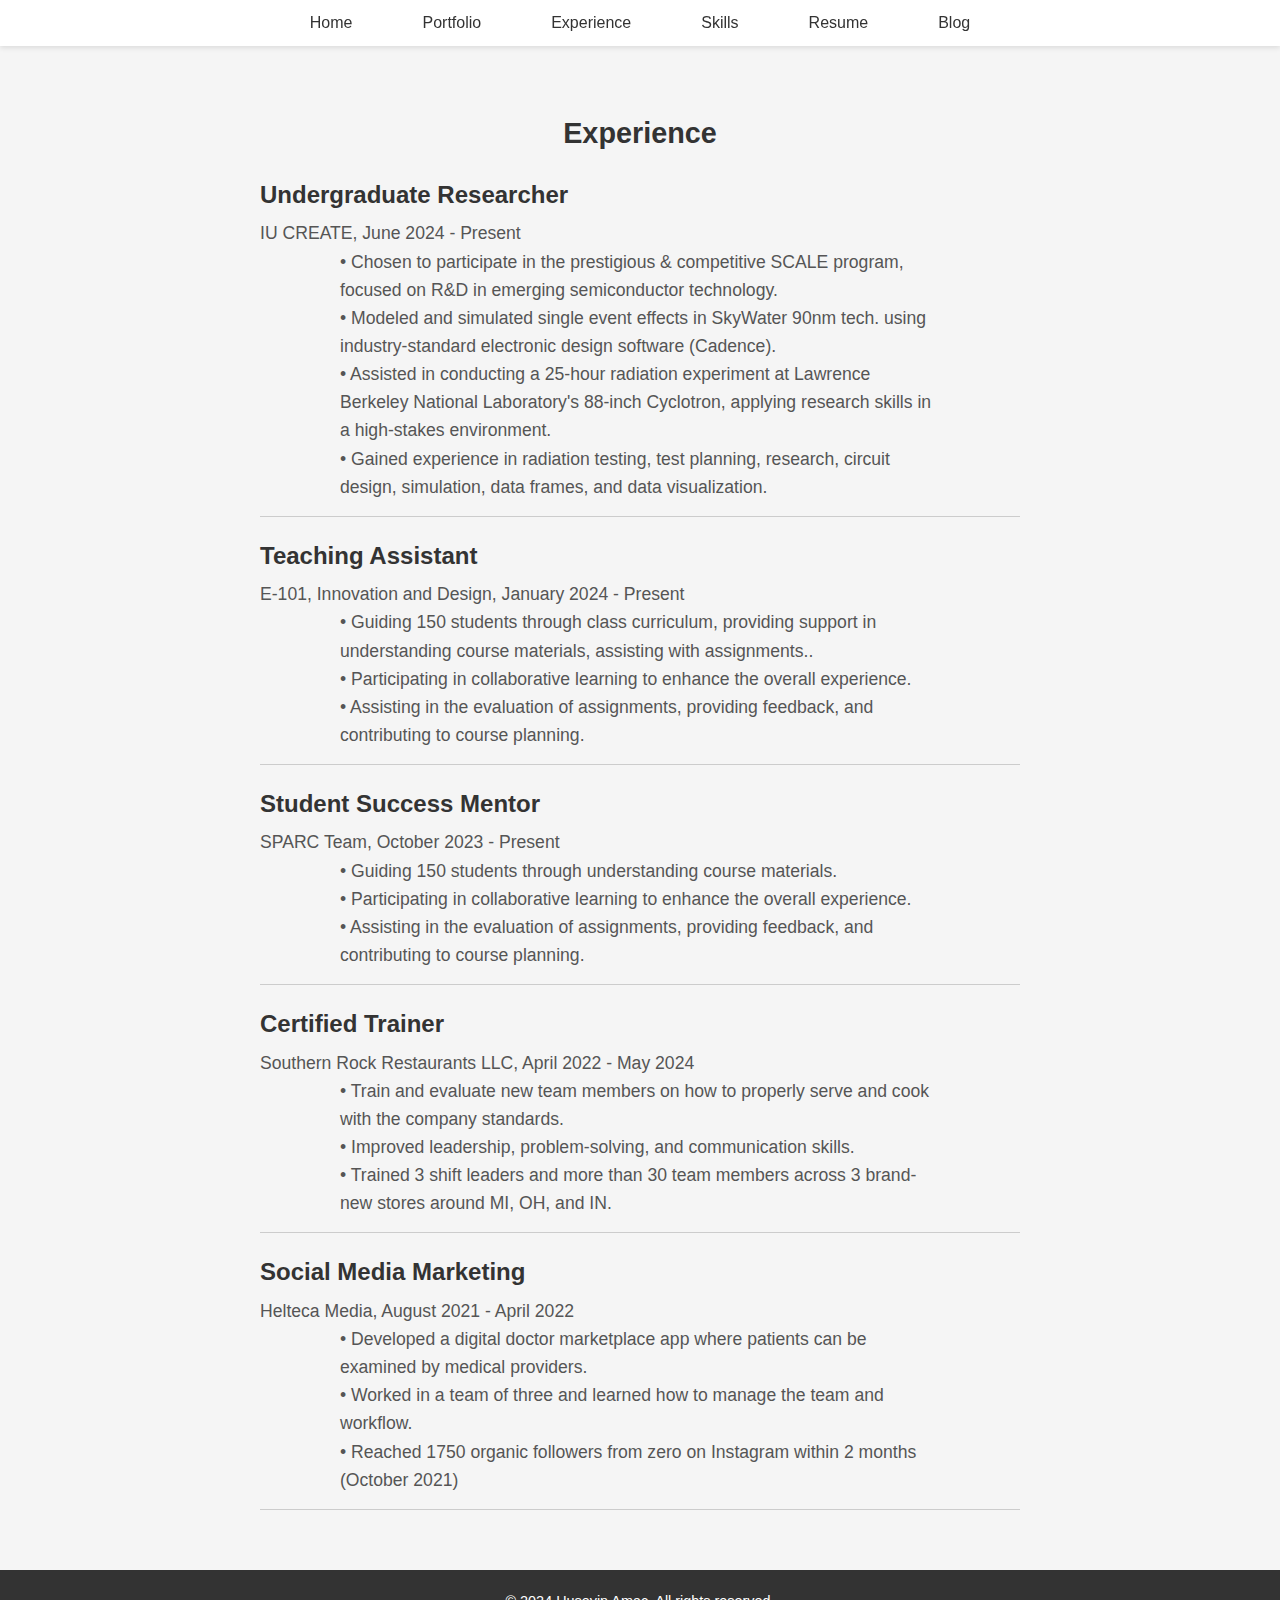
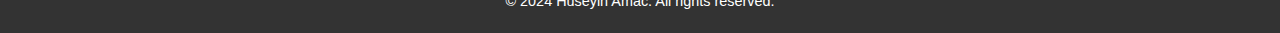
<file: experience.html>
<!DOCTYPE html>
<html lang="en">
<head>
    <meta charset="UTF-8">
    <meta name="viewport" content="width=device-width, initial-scale=1.0">
    <link rel="stylesheet" href="styles.css">
    <title>Your Name - Experience</title>
</head>
<body>
    <!-- Navigation Bar -->
    <nav>
        <ul>
            <li><a href="index.html">Home</a></li>
            <li><a href="portfolio.html">Portfolio</a></li>
            <li><a href="experience.html">Experience</a></li>
            <li><a href="skills.html">Skills</a></li>
            <li><a href="resume.html">Resume</a></li>
            <li><a href="blog.html">Blog</a></li>
        </ul>
    </nav>

    <!-- Main Content Wrapped Inside Container -->
    <div class="container">
        <!-- Experience Section -->
        <section id="experience">
            <h2>Experience</h2>
            <!-- <p>Describe your relevant work experience, internships, or projects here.</p> -->

            <div class="experience-item">
                <h3>Undergraduate Researcher </h3>
                <p style="margin-left: 0px;">IU CREATE, June 2024 - Present</p>
                <ul style="margin-left: 50px;"></ul>
                <p>• Chosen to participate in the prestigious & competitive SCALE program, focused on R&D in emerging semiconductor technology.</p>
                <p>• Modeled and simulated single event effects in SkyWater 90nm tech. using industry-standard electronic design software (Cadence).</p>
                <p>• Assisted in conducting a 25-hour radiation experiment at Lawrence Berkeley National Laboratory's 88-inch Cyclotron, applying research skills in a high-stakes environment.</p>    
                <p>• Gained experience in radiation testing, test planning, research, circuit design, simulation, data frames, and data visualization.</p>
            </div>

            <div class="experience-item">
                <h3>Teaching Assistant</h3>
                <p style="margin-left: 0px;">E-101, Innovation and Design, January 2024 - Present</p>
                <ul style="margin-left: 50px;"></ul>
                    <p>• Guiding 150 students through class curriculum, providing support in understanding course materials, assisting with assignments..</li>
                    <p>• Participating in collaborative learning to enhance the overall experience.</li>
                    <p>• Assisting in the evaluation of assignments, providing feedback, and contributing to course planning.</li>
                </ul>
            </div>

            <div class="experience-item">
                <h3>Student Success Mentor</h3>
                <p style="margin-left: 0px;">SPARC Team, October 2023 - Present</p>
                <ul style="margin-left: 50px;"></ul>
                    <p>• Guiding 150 students through understanding course materials.</li>
                    <p>• Participating in collaborative learning to enhance the overall experience.</li>
                    <p>• Assisting in the evaluation of assignments, providing feedback, and contributing to course planning.</li>
                </ul>
            </div>
                <div class="experience-item">
                    <h3>Certified Trainer </h3>
                    <p style="margin-left: 0px;">Southern Rock Restaurants LLC, April 2022 - May 2024</p>
                    <ul style="margin-left: 50px;"></ul>
                        <p>• Train and evaluate new team members on how to properly serve and cook with the company standards.</li>
                        <p>• Improved leadership, problem-solving, and communication skills.</li>
                        <p>• Trained 3 shift leaders and more than 30 team members across 3 brand-new stores around MI, OH, and IN.</li>
                    </ul>
                </div>
                <div class="experience-item">
                    <h3>Social Media Marketing</h3>
                    <p style="margin-left: 0px;">Helteca Media, August 2021 - April 2022</p>
                    <ul style="margin-left: 50px;"></ul>
                        <p>• Developed a digital doctor marketplace app where patients can be examined by medical providers.</li>
                        <p>• Worked in a team of three and learned how to manage the team and workflow.</li>
                        <p>• Reached 1750 organic followers from zero on Instagram within 2 months (October 2021) </li>
                    </ul>
                </div>

                </div>
                
        </section>
    </div>

    <!-- Footer -->
    <footer>
        <p>&copy; 2024 Huseyin Amac. All rights reserved.</p>
    </footer>

    <script src="script.js"></script>
</body>
</html>
</file>
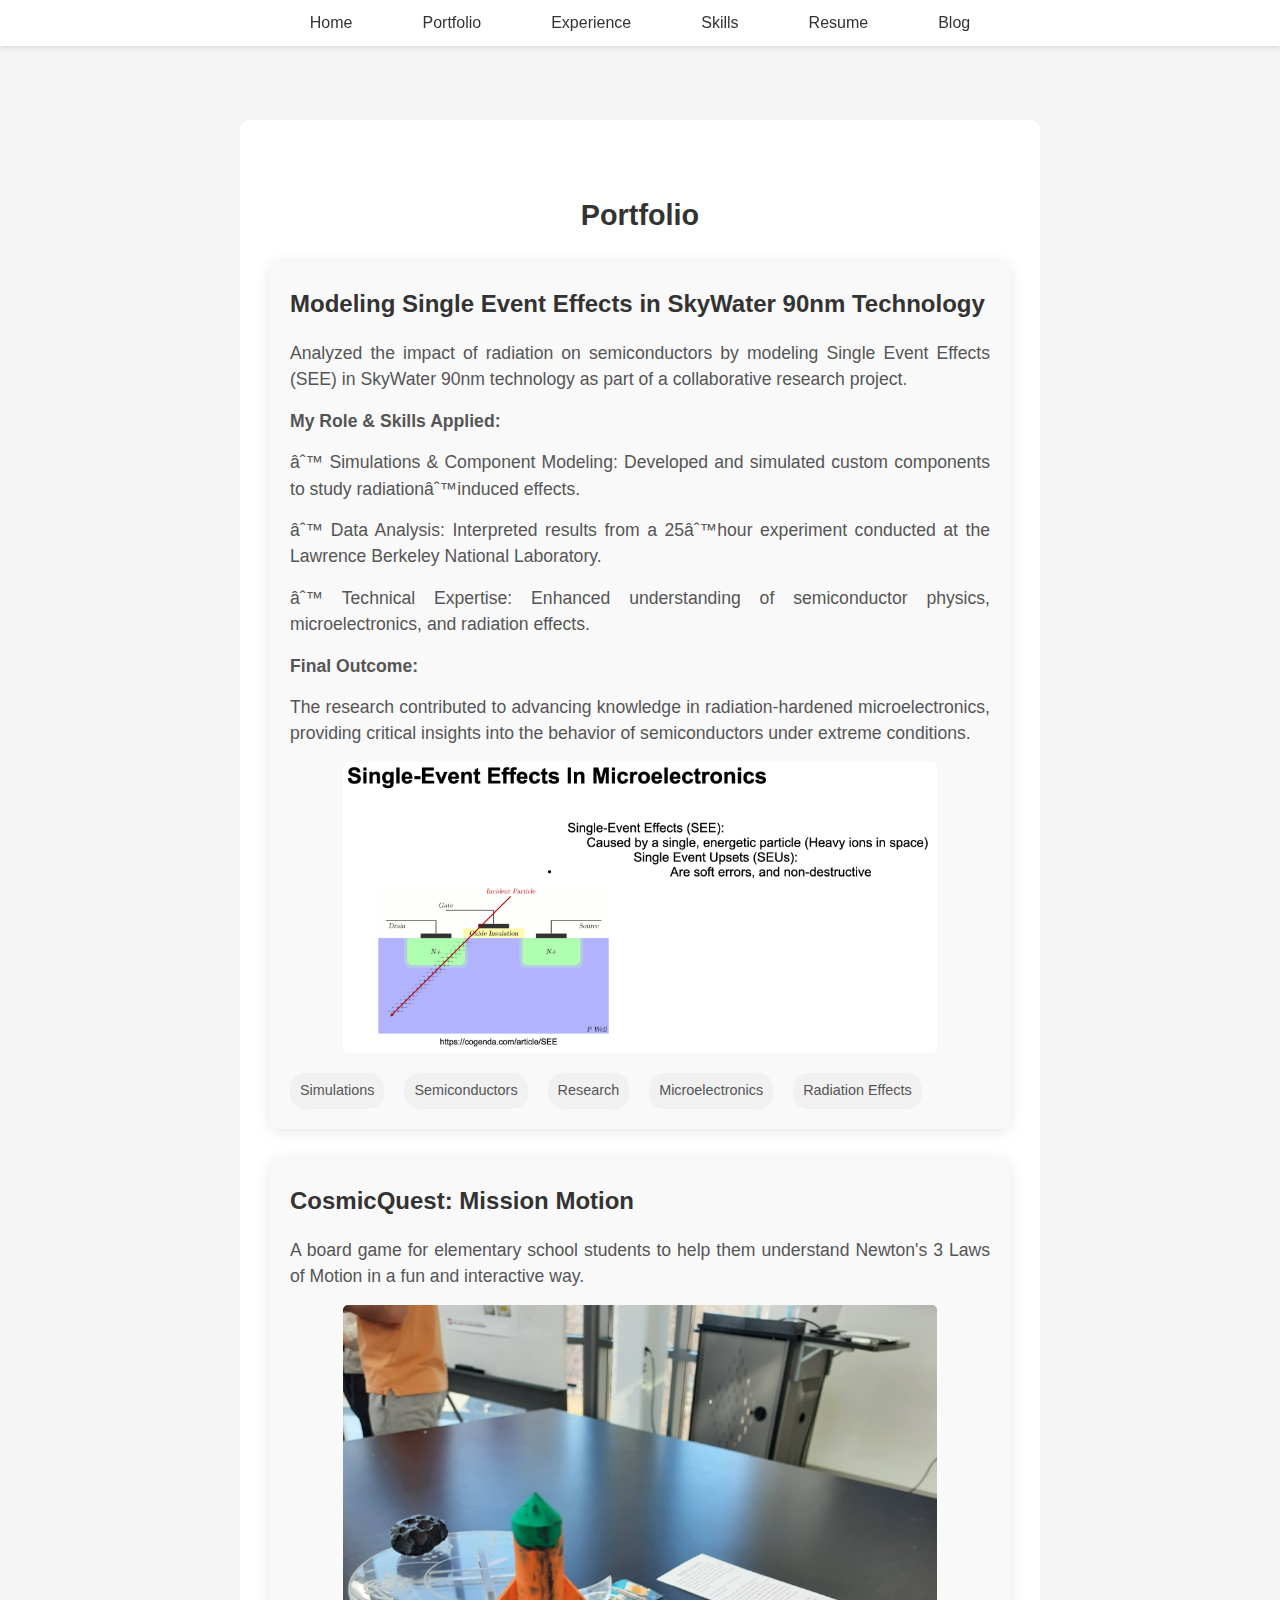
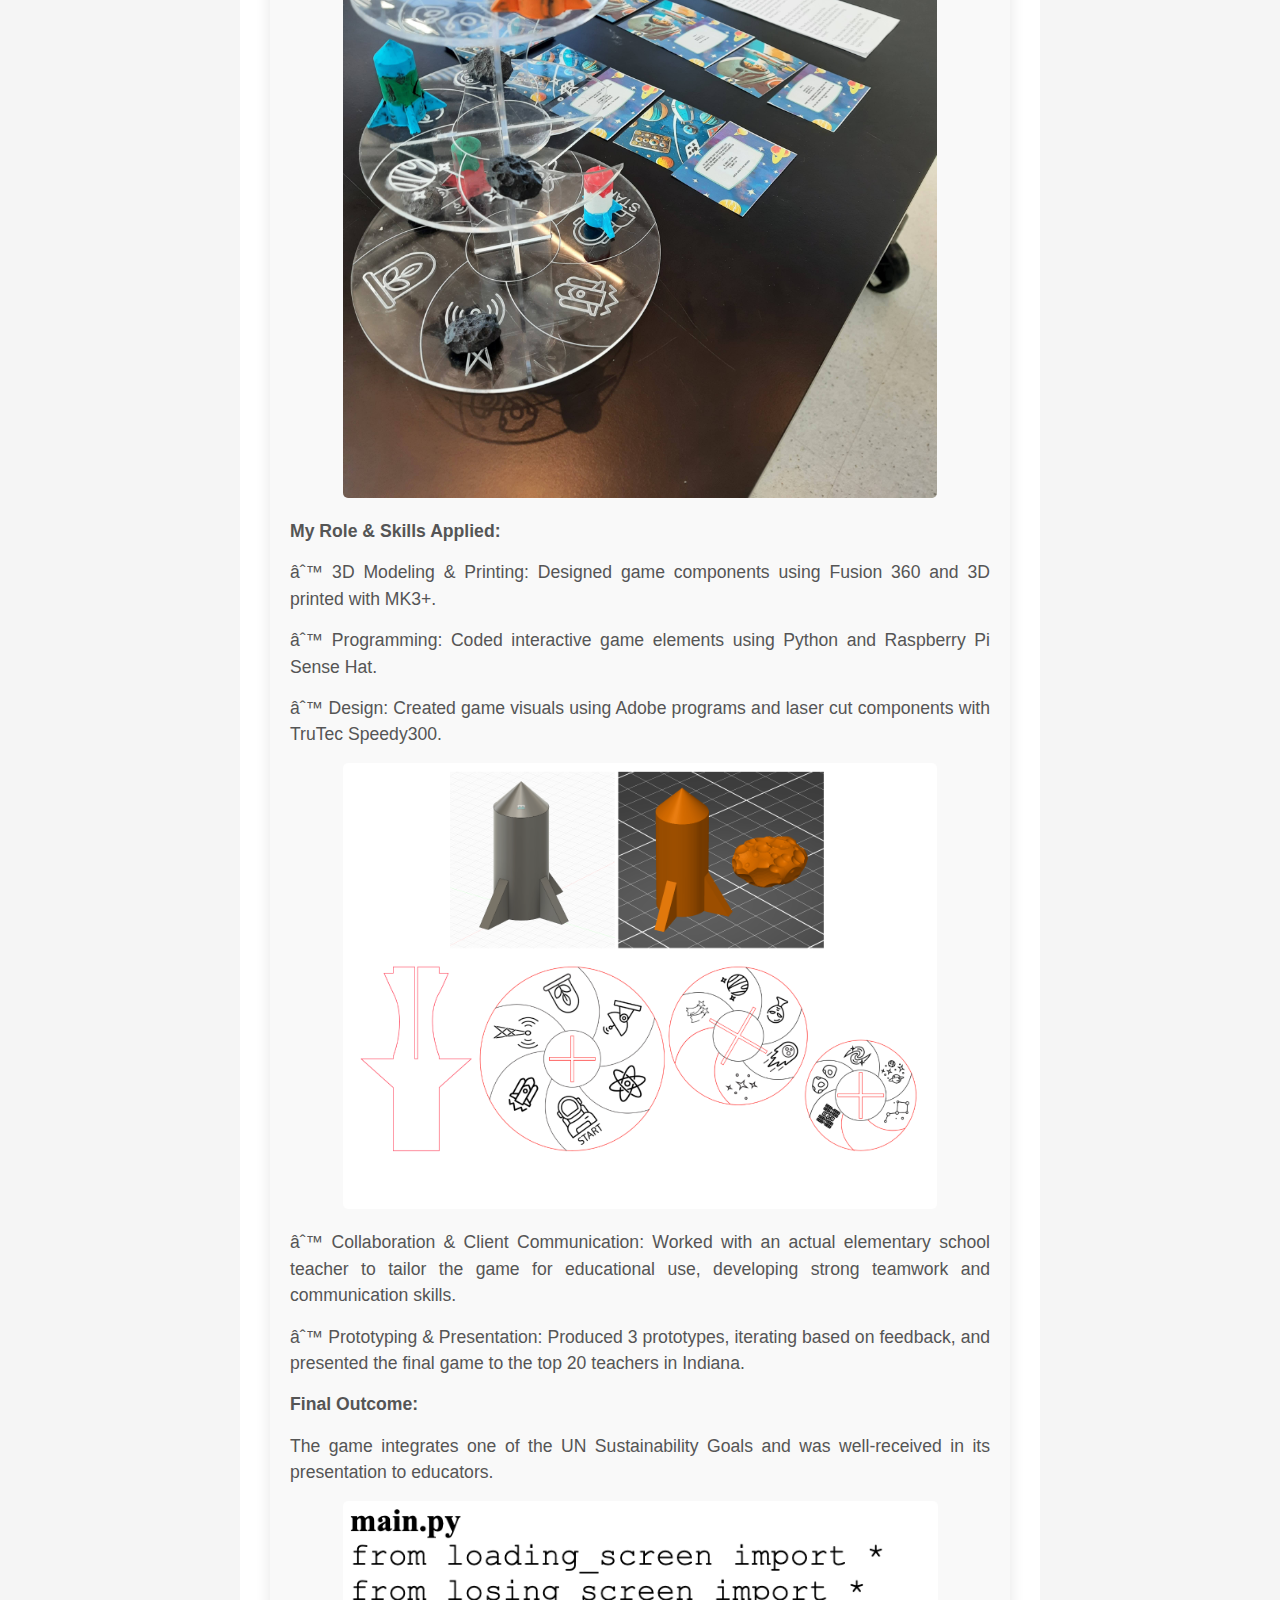
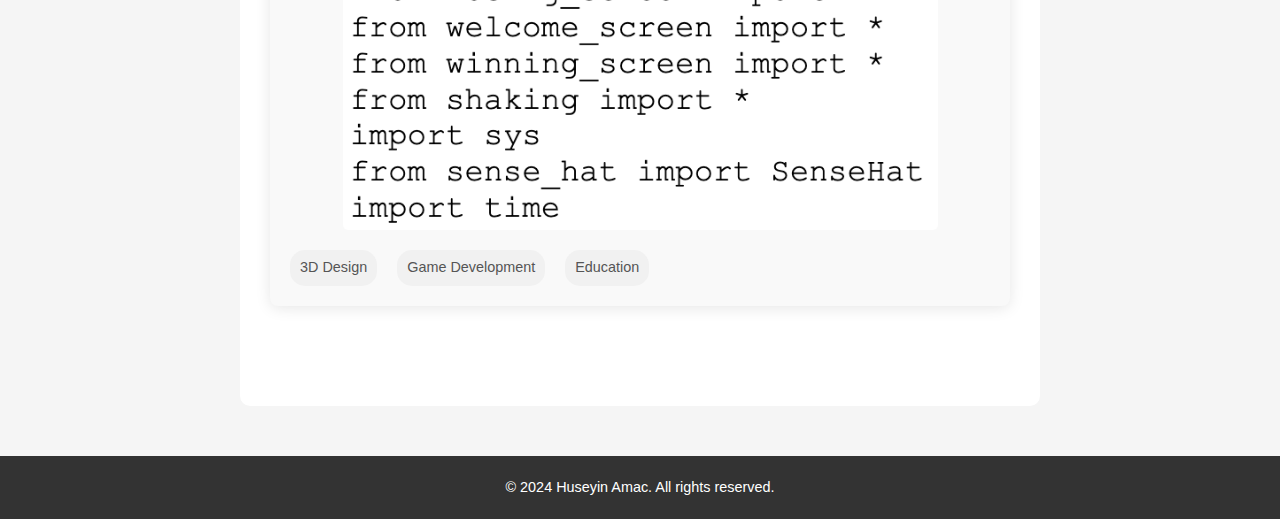
<file: portfolio.html>
<!DOCTYPE html>
<html lang="en">
<head>
    <meta charset="viewport" content="width=device-width, initial-scale=1.0">
    <link rel="stylesheet" href="styles.css">
    <title>Huseyin Amac - Portfolio</title>
    <style>
        /* General Aesthetics for Portfolio Items */
        .container {
            max-width: 800px;
            margin: 50px auto;
            padding: 0 20px;
            background-color: white;
            border-radius: 10px;
            padding: 30px;
            line-height: 1.8; /* Better line spacing */
        }

        .portfolio-item {
            background-color: #f9f9f9;
            padding: 20px;
            margin-bottom: 30px;
            /* border-left: 5px solid #ccc; */
            border-radius: 8px;
        }

        .portfolio-item h3 {
            font-weight: 600;
            color: #333;
            margin-bottom: 15px;
        }

        /* Adjusted image styling to be a bit smaller than the text width */
        .portfolio-item img {
            max-width: 85%; /* Image will be 85% of the container width */
            height: auto;
            margin-top: 10px;
            margin-bottom: 20px;
            border-radius: 5px;
            display: block;
            margin-left: auto;
            margin-right: auto; /* Centers the image */
        }

        .portfolio-item p {
            color: #555;
            margin-bottom: 15px;
            max-width: 100%; /* Ensures text takes the full width */
        }

        /* Styling for simple tags (without hashtags) */
        .tags {
            margin-top: 10px;
        }

        .tags span {
            background-color: #f1f1f1;
            color: #555;
            padding: 5px 10px;
            border-radius: 15px;
            font-size: 0.9em;
            margin-right: 10px;
        }
    </style>
</head>
<body>

    <!-- Navigation Bar -->
    <nav>
        <ul>
            <li><a href="index.html">Home</a></li>
            <li><a href="portfolio.html">Portfolio</a></li>
            <li><a href="experience.html">Experience</a></li>
            <li><a href="skills.html">Skills</a></li>
            <li><a href="resume.html">Resume</a></li>
            <li><a href="blog.html">Blog</a></li>
        </ul>
    </nav>

    <!-- Main Content Wrapped Inside Container -->
    <div class="container">
        <!-- Portfolio Section -->
        <section id="portfolio">
            <h2>Portfolio</h2>

            <!-- Portfolio Item 1 -->
            <div class="portfolio-item">
                <h3>Modeling Single Event Effects in SkyWater 90nm Technology</h3>
                <p>Analyzed the impact of radiation on semiconductors by modeling Single Event Effects (SEE) in SkyWater 90nm technology as part of a collaborative research project.</p>
                <p><strong>My Role & Skills Applied:</strong></p>
                <p>∙ Simulations & Component Modeling: Developed and simulated custom components to study radiation∙induced effects.</p>
                <p>∙ Data Analysis: Interpreted results from a 25∙hour experiment conducted at the Lawrence Berkeley National Laboratory.</p>
                <p>∙ Technical Expertise: Enhanced understanding of semiconductor physics, microelectronics, and radiation effects.</p>
                <p><strong>Final Outcome:</strong></p>
                <p>The research contributed to advancing knowledge in radiation-hardened microelectronics, providing critical insights into the behavior of semiconductors under extreme conditions.</p>
                <!-- Image for project description -->
                <img src="p1.png" alt="SEE SkyWater Project Image">
                <!-- Project tags (without hashtags) -->
                <div class="tags">
                    <span>Simulations</span>
                    <span>Semiconductors</span>
                    <span>Research</span>
                    <span>Microelectronics</span>

                    <span>Radiation Effects</span>

                </div>
            </div>

            <!-- Portfolio Item 2 -->
            <div class="portfolio-item">
                <h3>CosmicQuest: Mission Motion</h3>
                <p>A board game for elementary school students to help them understand Newton's 3 Laws of Motion in a fun and interactive way.</p>
                <img src="e101.jpg" alt="CosmicQuest Prototype Image">

                <p><strong>My Role & Skills Applied:</strong></p>
                <p>∙ 3D Modeling & Printing: Designed game components using Fusion 360 and 3D printed with MK3+.</p>
                <p>∙ Programming: Coded interactive game elements using Python and Raspberry Pi Sense Hat.</p>

               
                <p>∙ Design: Created game visuals using Adobe programs and laser cut components with TruTec Speedy300.</p>
                <img src="p2v2.png" alt="CosmicQuest Project Image">

                <p>∙ Collaboration & Client Communication: Worked with an actual elementary school teacher to tailor the game for educational use, developing strong teamwork and communication skills.</p>
                <p>∙ Prototyping & Presentation: Produced 3 prototypes, iterating based on feedback, and presented the final game to the top 20 teachers in Indiana.</p>
                <p><strong>Final Outcome:</strong></p>
                <p>The game integrates one of the UN Sustainability Goals and was well-received in its presentation to educators.</p>
                <!-- Image for project description -->
                <img src="p2v3.png" alt="CosmicQuest Prototype Image">
                <!-- Project tags (without hashtags) -->
                <div class="tags">
                    <span>3D Design</span>
                    <span>Game Development</span>
                    <span>Education</span>
                </div>
            </div>

            <!-- More Portfolio Items can be added similarly -->
        </section>
    </div>

    <!-- Footer -->
    <footer>
        <p>&copy; 2024 Huseyin Amac. All rights reserved.</p>
    </footer>

    <script src="script.js"></script>
</body>
</html>
</file>
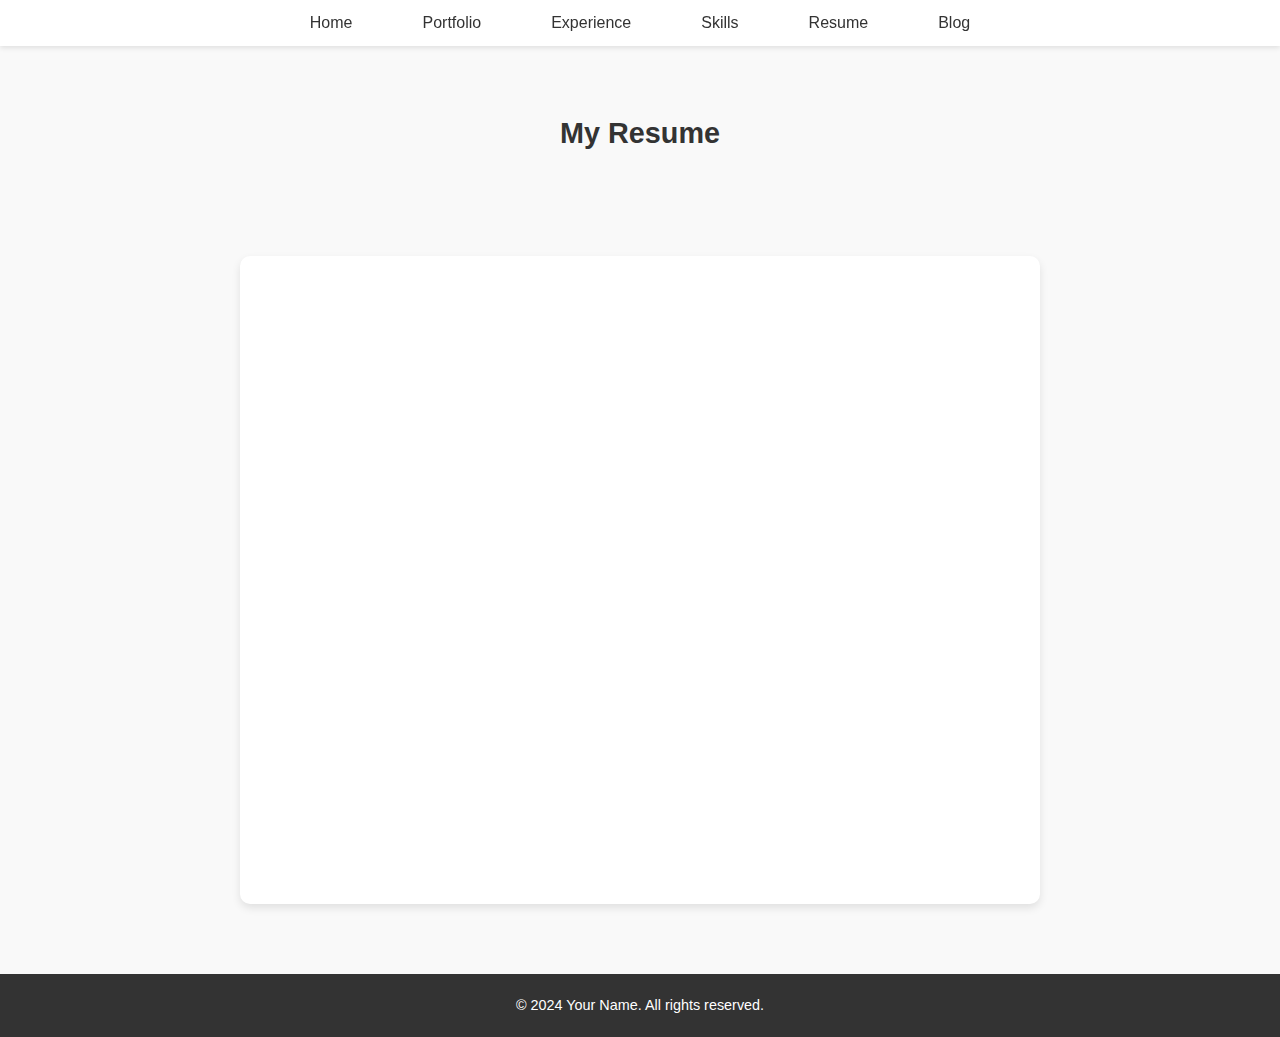
<file: resume.html>
<!DOCTYPE html>
<html lang="en">
<head>
    <meta charset="UTF-8">
    <meta name="viewport" content="width=device-width, initial-scale=1.0">
    <link rel="stylesheet" href="styles.css">
    <title>Your Name - Resume</title>
    <style>
        /* General Styling */
        body {
            font-family: Arial, sans-serif;
            background-color: #f9f9f9;
            margin: 0;
            padding: 0;
        }

        /* Main Content */
        main {
            display: flex;
            justify-content: center;
            align-items: center;
            flex-direction: column;
            padding: 20px;
        }

        /* Title Styling */
        h2 {
            text-align: center;
            font-size: 2.5em;
            margin-top: 90px; /* Adjust this value to move the title down */
            color: #333;
        }

        /* Box Styling for PDF Viewer */
        .box {
            background-color: white;
            border-radius: 10px;
            padding: 20px;
            box-shadow: 0 4px 8px rgba(0, 0, 0, 0.1);
            max-width: 800px;
            width: 100%;
            margin: 40px auto 0 auto; /* Adds space between the title and the PDF viewer */
        }

        /* Iframe Styling */
        iframe {
            width: 100%;
            height: 600px;
            border: none;
            border-radius: 5px;
        }

        /* Footer Styling */
        footer {
            text-align: center;
            padding: 20px;
            background-color: #333;
            color: white;
            margin-top: 50px;
        }
    </style>
</head>
<body>
    <!-- Navigation Bar -->
    <nav>
        <ul>
            <li><a href="index.html">Home</a></li>
            <li><a href="portfolio.html">Portfolio</a></li>
            <li><a href="experience.html">Experience</a></li>
            <li><a href="skills.html">Skills</a></li>
            <li><a href="resume.html">Resume</a></li>
            <li><a href="blog.html">Blog</a></li>
        </ul>
    </nav>

    <!-- Main Content -->

    <section id="resume">
        <h2>My Resume</h2>
    <!-- <p>Huseyin Amac Resume: <p> -->
    </section>

    <main>
        <section class="box">
            <iframe src="amac_resume.pdf" title="Resume PDF"></iframe>
        </section>
    </main>

    <!-- Footer -->
    <footer>
        <p>&copy; 2024 Your Name. All rights reserved.</p>
    </footer>
</body>
</html>
</file>
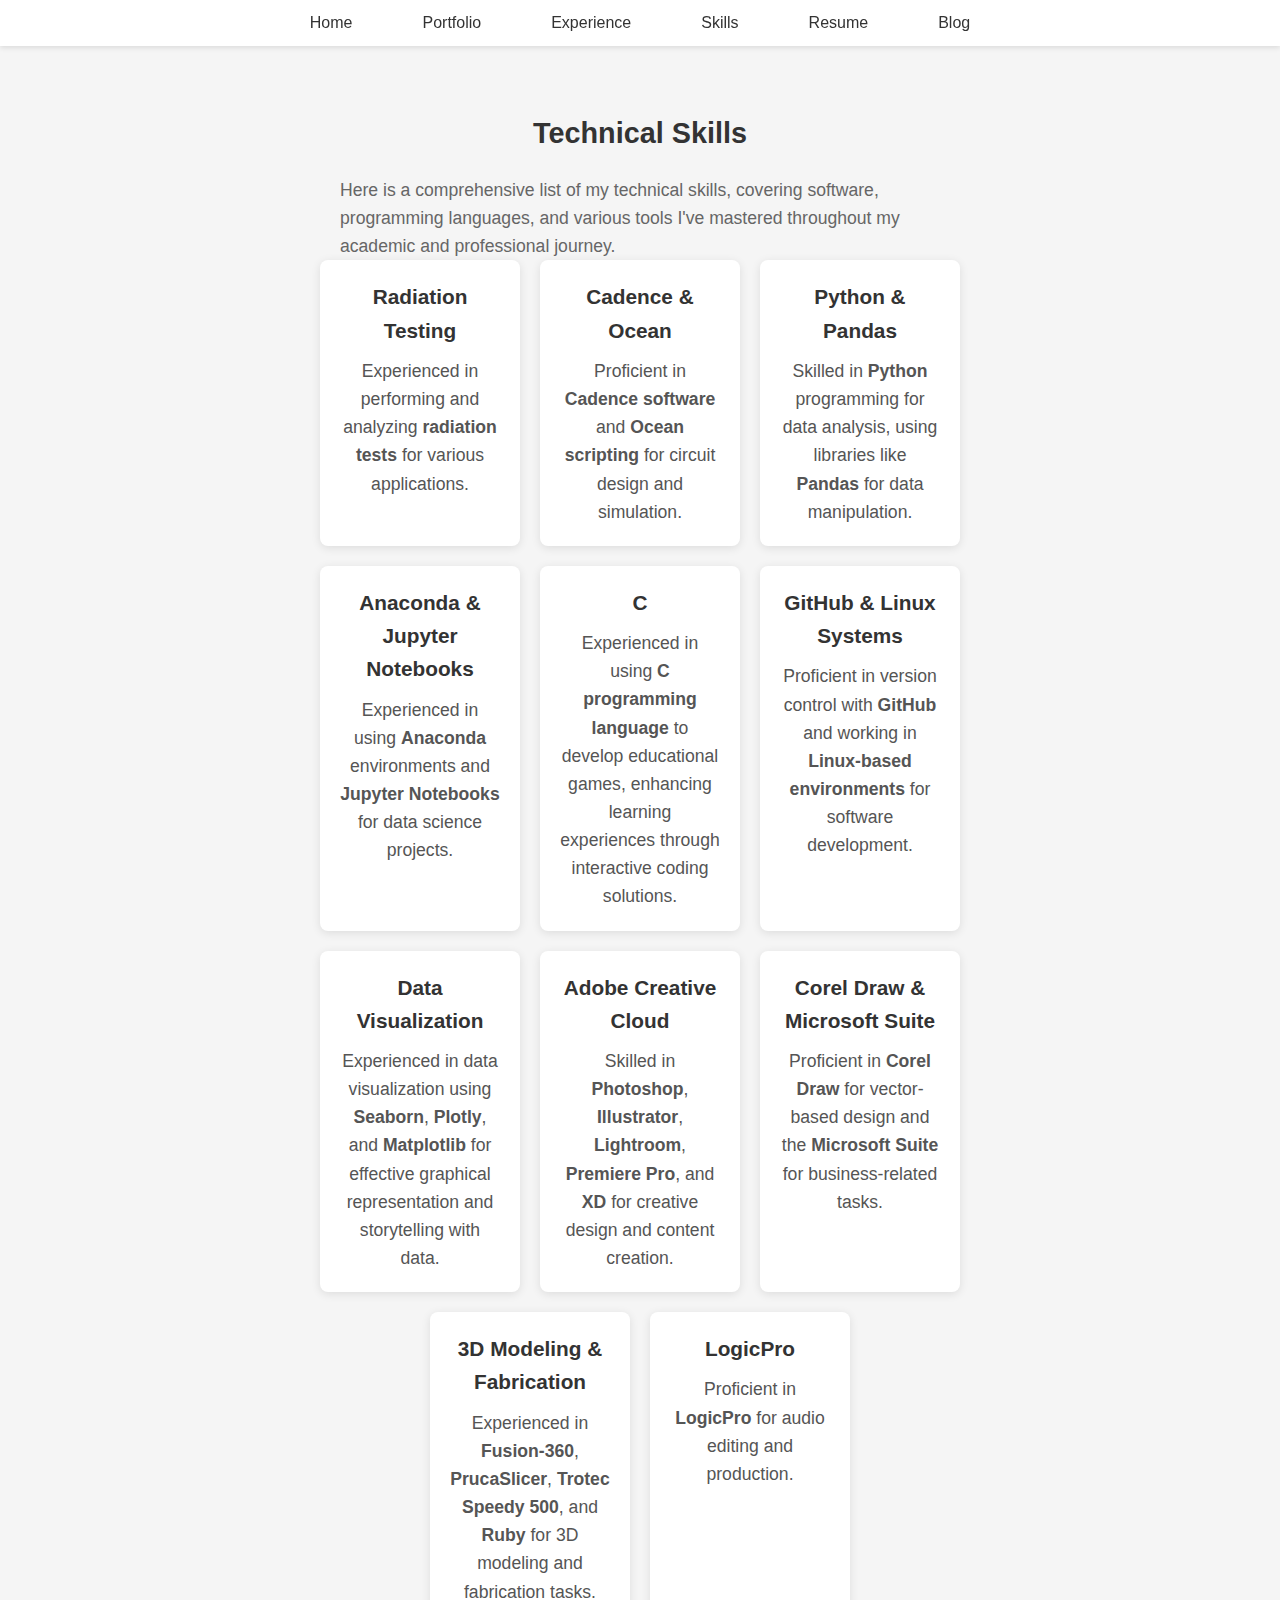
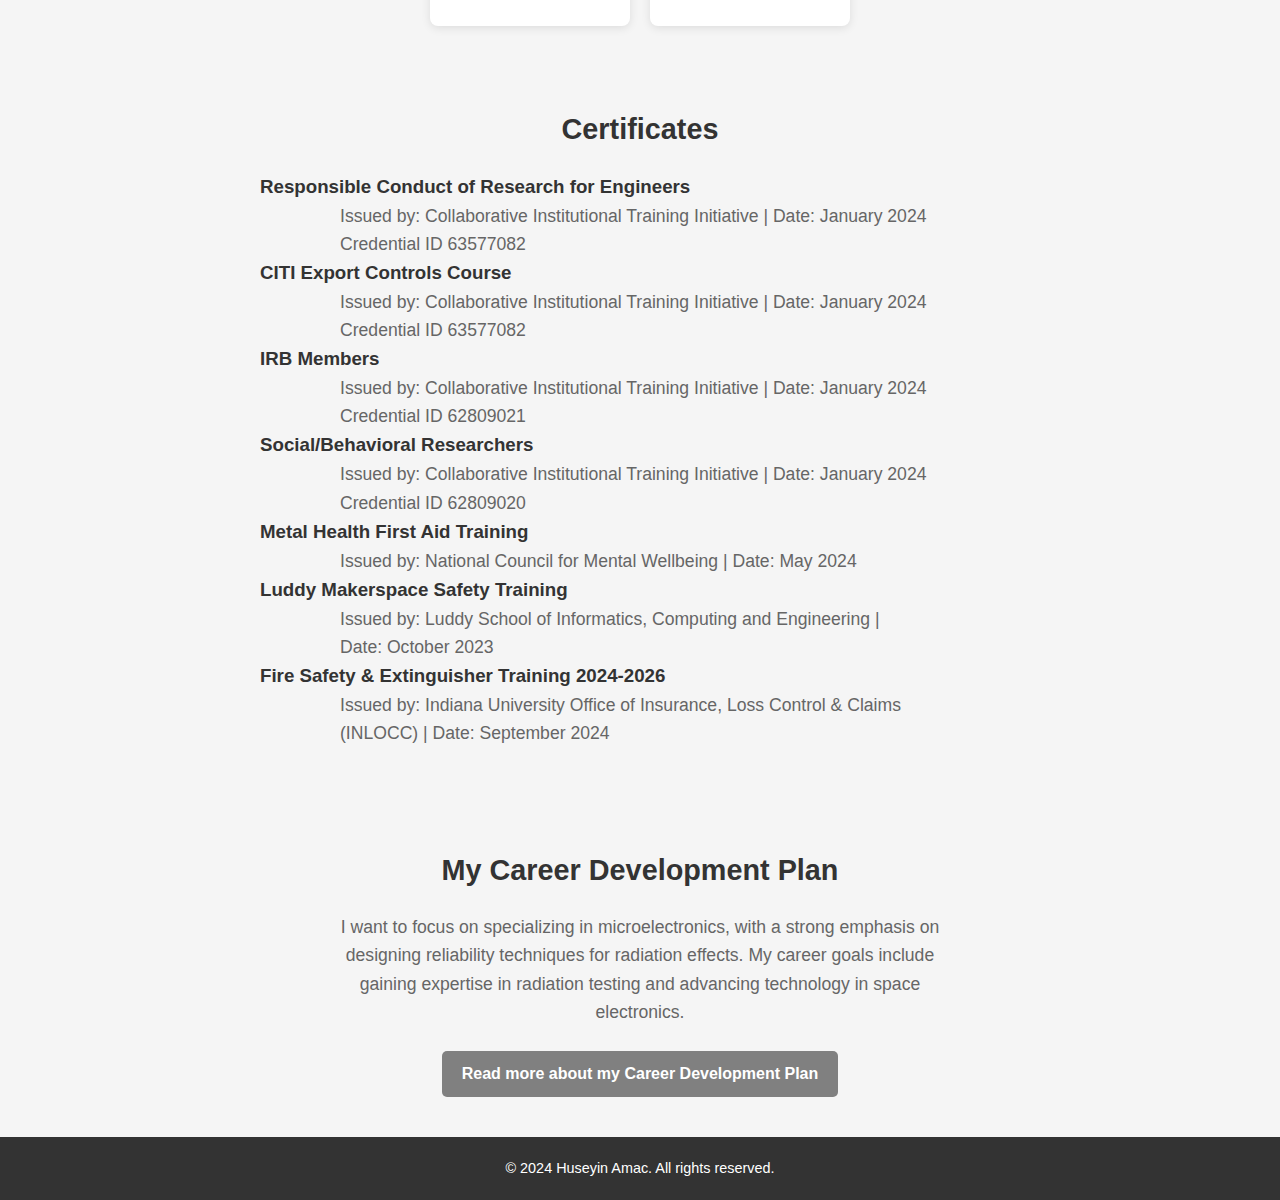
<file: skills.html>
<!DOCTYPE html>
<html lang="en">
<head>
    <meta charset="UTF-8">
    <meta name="viewport" content="width=device-width, initial-scale=1.0">
    <link rel="stylesheet" href="styles.css">
    <title>Your Name - Skills</title>
</head>
<body>
    <!-- Navigation Bar -->
    <nav>
        <ul>
            <li><a href="index.html">Home</a></li>
            <li><a href="portfolio.html">Portfolio</a></li>
            <li><a href="experience.html">Experience</a></li>
            <li><a href="skills.html">Skills</a></li>
            <li><a href="resume.html">Resume</a></li>
            <li><a href="blog.html">Blog</a></li>
            
        </ul>
    </nav>

    <!-- Main Content Wrapped Inside Container -->
    <div class="container">
        <!-- Skills Section -->
        <section id="skills">
            <h2>Technical Skills</h2>
            <p>Here is a comprehensive list of my technical skills, covering software, programming languages, and various tools I've mastered throughout my academic and professional journey.</p>

            <div id="skills-list">
                <div class="skill-item">
                    <h3>Radiation Testing</h3>
                    <p>Experienced in performing and analyzing <strong>radiation tests</strong> for various applications.</p>
                </div>

                <div class="skill-item">
                    <h3>Cadence & Ocean</h3>
                    <p>Proficient in <strong>Cadence software</strong> and <strong>Ocean scripting</strong> for circuit design and simulation.</p>
                </div>

                <div class="skill-item">
                    <h3>Python & Pandas</h3>
                    <p>Skilled in <strong>Python</strong> programming for data analysis, using libraries like <strong>Pandas</strong> for data manipulation.</p>
                </div>

                <div class="skill-item">
                    <h3>Anaconda & Jupyter Notebooks</h3>
                    <p>Experienced in using <strong>Anaconda</strong> environments and <strong>Jupyter Notebooks</strong> for data science projects.</p>
                </div>
                <div class="skill-item">
                    <h3>C</h3>
                    <p>Experienced in using <strong>C programming language</strong> to develop educational games, enhancing learning experiences through interactive coding solutions.</p>
                </div>
                <div class="skill-item">
                    <h3>GitHub & Linux Systems</h3>
                    <p>Proficient in version control with <strong>GitHub</strong> and working in <strong>Linux-based environments</strong> for software development.</p>
                </div>

                <div class="skill-item">
                    <h3>Data Visualization</h3>
                    <p>Experienced in data visualization using <strong>Seaborn</strong>, <strong>Plotly</strong>, and <strong>Matplotlib</strong> for effective graphical representation and storytelling with data.</p>
                </div>

                <div class="skill-item">
                    <h3>Adobe Creative Cloud</h3>
                    <p>Skilled in <strong>Photoshop</strong>, <strong>Illustrator</strong>, <strong>Lightroom</strong>, <strong>Premiere Pro</strong>, and <strong>XD</strong> for creative design and content creation.</p>
                </div>

                <div class="skill-item">
                    <h3>Corel Draw & Microsoft Suite</h3>
                    <p>Proficient in <strong>Corel Draw</strong> for vector-based design and the <strong>Microsoft Suite</strong> for business-related tasks.</p>
                </div>

                <div class="skill-item">
                    <h3>3D Modeling & Fabrication</h3>
                    <p>Experienced in <strong>Fusion-360</strong>, <strong>PrucaSlicer</strong>, <strong>Trotec Speedy 500</strong>, and <strong>Ruby</strong> for 3D modeling and fabrication tasks.</p>
                </div>

                <div class="skill-item">
                    <h3>LogicPro</h3>
                    <p>Proficient in <strong>LogicPro</strong> for audio editing and production.</p>
                </div>

                
            </div>
        </section>

        <!-- Certificates Section -->
        <section id="certificates">
            <h2>Certificates</h2>
            <div id="certificates-list">
                <div class="certificate-item">
                    <h3>Responsible Conduct of Research for Engineers</h3>
                    <p>Issued by: Collaborative Institutional Training Initiative | Date: January 2024</p>
                    <p>Credential ID 63577082</p>
                </div>
                <div class="certificate-item">
                    <h3>CITI Export Controls Course</h3>
                    <p>Issued by: Collaborative Institutional Training Initiative | Date: January 2024</p>
                    <p>Credential ID 63577082</p>
                </div>
                <div>
                <div class="certificate-item">
                    <h3>IRB Members</h3>
                    <p>Issued by: Collaborative Institutional Training Initiative | Date: January 2024</p>
                    <p>Credential ID 62809021</p>
                </div>
                <div class="certificate-item">
                    <h3>Social/Behavioral Researchers</h3>
                    <p>Issued by: Collaborative Institutional Training Initiative | Date: January 2024</p>
                    <p>Credential ID 62809020</p>
                </div>
                <div class="certificate-item">
                    <h3>Metal Health First Aid Training</h3>
                    <p>Issued by: National Council for Mental Wellbeing | Date: May 2024</p>
                </div>
            <div class="certificate-item">
                <h3>Luddy Makerspace Safety Training</h3>
                <p>Issued by: Luddy School of Informatics, Computing and Engineering | <br>Date: October 2023</p>
            </div>
        </div>
        <div class="certificate-item">
            <h3>Fire Safety & Extinguisher Training 2024-2026</h3>
            <p>Issued by: Indiana University Office of Insurance, Loss Control & Claims (INLOCC) | Date: September 2024</p>
        </div>
        
            </div>
        </section>
    </div>
<!-- Career Development Plan Section -->
<section id="career-plan-preview">
    <h2>My Career Development Plan</h2>
   
    <p>I want to focus on specializing in microelectronics, with a strong emphasis on designing reliability techniques for radiation effects. My career goals include gaining expertise in radiation testing and advancing technology in space electronics.</p>
  <br>
    <a href="career-plan.html" class="read-more">Read more about my Career Development Plan</a>
</section>


    </nav>








    <!-- Footer -->
    <footer>
        <p>&copy; 2024 Huseyin Amac. All rights reserved.</p>
    </footer>

    <script src="script.js"></script>
</body>
</html>
</file>
<file: styles.css>
/* Global Reset */
* {
    margin: 0;
    padding: 0;
    box-sizing: border-box;
}

body {
    font-family: 'Helvetica Neue', Arial, sans-serif;
    background-color: #f5f5f5;
    color: #333;
    padding-top: 70px; /* Accounts for fixed navbar */
    line-height: 1.6;
}

/* Container to Control Content Width */
.container {
    max-width: 800px; /* Narrower content width for easier readability */
    margin: 0 auto; /* Center the content */
    padding: 0 20px; /* Add padding on smaller screens */
}

/* Navigation Bar */
nav {
    background-color: #fff;
    padding: 10px 0;
    position: fixed;
    top: 0;
    width: 100%;
    box-shadow: 0 2px 5px rgba(0, 0, 0, 0.1);
    z-index: 1000;
}

nav ul {
    display: flex;
    justify-content: center;
    list-style: none;
}

nav ul li {
    margin: 0 15px;
}

nav a {
    text-decoration: none;
    color: #333;
    padding: 10px 20px;
    border-radius: 5px;
    transition: background-color 0.3s ease;
}

nav a:hover {
    background-color: #007bff;
    color: #fff;
}














































/* Hero Section with Cover Image */
.hero {
    background-image: url('coverpicture2.png'); /* Replace with your actual image path */
    background-size: cover;
    background-position: center;
    height: 300px; /* Adjust the height for a narrow top and bottom */
    color: white;
    text-align: center;
    display: flex;
    flex-direction: column;
    justify-content: center;
    align-items: center;
    padding: 20px;
    
}

.hero-content {
    padding-top: 60px; /* Add more padding to lower the content */
    text-align: center;
    
}

.hero h1 {
    font-size: 3em;
    margin-bottom: 10px;
}

.hero h2.major {
    font-size: 1.5em;
    margin-bottom: 20px; /* Space between the major and email/socials */
}

.socials {
    margin-top: 30px; /* Add margin to lower the social links */
}

.contact-section {
    margin-top: 20px; /* More space between the major and the email */
    font-size: 1.2em;
    
}


.email-link {
    text-decoration: none; /* Remove underline */
    color: white; /* Ensure it inherits the surrounding text color */
}

.email-link:hover {
    text-decoration: underline; /* Optional: Add underline on hover */
}



.btn-cta {
    margin-top: 30px;
    padding: 10px 25px;
    background-color: #0056b3;
    color: #fff;
    border-radius: 50px;
    text-decoration: none;
    font-size: 1.2em;
    transition: background-color 0.3s ease;
}

.btn-cta:hover {
    background-color: #0056b3;
}

/* Ethics Statement Section */
#ethics {
    padding: 50px 20px;
    background-color: #f2f2f2; /* Light background to differentiate this section */
    text-align: center;
    margin-top: 30px;
}

#ethics h2 {
    font-size: 2em;
    margin-bottom: 20px;
}

#ethics p {
    font-size: 1.2em;
    color: #333;
    line-height: 1.6;
    max-width: 800px;
    margin: 0 auto;
}

/* About Section */
#about {
    padding: 50px 20px;
    background-color: #f9f9f9;
    text-align: center;
}

#about h2 {
    font-size: 2em;
    margin-bottom: 20px;
}

/* Highlights Section */
#highlights {
    padding: 50px 20px;
    background-color: #e5e5e5;
    text-align: center;
}

.highlights-container {
    display: flex;
    justify-content: center;
    gap: 40px;
    margin-top: 30px;
}

.highlight-item {
    background-color: white;
    padding: 20px;
    border-radius: 10px;
    box-shadow: 0 4px 10px rgba(0, 0, 0, 0.1);
    width: 150px;
}

.highlight-item h3 {
    font-size: 2.5em;
    margin-bottom: 10px;
}

.highlight-item p {
    font-size: 1em;
    color: #555;
}
























/*inedex.hmtlll*/





/* Social Media Icons */
.socials {
    margin-top: 20px; /* Space above the icons */
    margin-bottom: 30px; /* Increase space below the icons */
}

.socials img {
    width: 24px;
    height: 24px;
    margin: 0 10px;
}

/* Button Styling */
.btn {
    background-color: #007bff;
    color: #fff;
    padding: 10px 20px;
    border-radius: 50px;
    text-decoration: none;
    font-size: 1.1em;
    transition: background-color 0.3s ease;
    display: inline-block;
}

.btn:hover {
    background-color: #0056b3;
}


.btn-read-more {
    background-color: #007bff;
    color: white;
    padding: 10px 20px;
    border: none;
    border-radius: 5px;
    cursor: pointer;
    font-size: 1em;
    margin-top: 10px;
    text-decoration: none; /* Remove underline */
    display: inline-block;  /* Ensures it's styled like a button */
}

.btn-read-more:hover {
    background-color: #0056b3;
}



/* Section Styling (General for all sections) */
section {
    padding: 40px 0; /* Less padding for a more compact feel */
}

section h2 {
    font-size: 1.8em; /* Reduced title size for narrow content */
    margin-bottom: 20px;
    text-align: center;
}

section p {
    font-size: 1.1em;
    color: #666;
    max-width: 600px; /* Narrower text width for better readability */
    margin: 0 auto;
}

/* Portfolio Page */
.portfolio-item {
    background-color: #fff;
    padding: 20px;
    margin: 20px 0;
    border-radius: 8px;
    box-shadow: 0 2px 15px rgba(0, 0, 0, 0.1);
    text-align: justify;
    transition: transform 0.3s ease, box-shadow 0.3s ease;
}

.portfolio-item:hover {
    transform: translateY(-10px);
    box-shadow: 0 4px 25px rgba(0, 0, 0, 0.2);
}

.portfolio-item h3 {
    font-size: 1.5em; /* Reduced project title size */
    margin-bottom: 15px;
    text-align: left;
}

.portfolio-item p {
    font-size: 1.1em;
    color: #555;
    line-height: 1.5;
}

/* Blog Section */








/* Main Blog Post Container */
.blog-post {
    background-color: #fff;
    padding: 30px;
    border-radius: 10px;
    box-shadow: 0 2px 15px rgba(0, 0, 0, 0.1);
    margin: 20px auto;
    max-width: 800px;
    text-align: justify;
}

/* Post Header */
/* Blog Section Styling */
.blog-post {
    background-color: #fff;
    padding: 20px;
    border-radius: 10px;
    margin-bottom: 20px;
    box-shadow: 0 2px 10px rgba(0, 0, 0, 0.1);
}

.blog-text-container {
    display: flex;
    align-items: center;
    margin-bottom: 20px;
}

.blog-text-container.reverse {
    flex-direction: row-reverse;
}

.blog-text {
    flex: 1;
    margin-left: 20px;
}

.blog-text-container.reverse .blog-text {
    margin-left: 0;
    margin-right: 20px;
}

.blog-image {
    width: 120px;
    height: auto;
    border-radius: 10px;
    margin-right: 20px;
}

.blog-content:hover {
    background-color: #f9f9f9;
}

/* Tags Styling */
.tags {
    display: flex;
    gap: 10px;
    margin-top: 10px;
}

.tags span {
    background-color: #eee;
    padding: 5px 10px;
    border-radius: 5px;
    font-size: 0.9em;
    color: #333;
}










/* Resume Page */
#resume {
    max-width: 800px;
    margin: 0 auto;
    padding: 20px;
}

iframe {
    width: 100%;
    height: 600px;
    border: none;
}














/* Skills Page */
#skills-list {
    display: flex;
    flex-wrap: wrap;
    justify-content: center;
    gap: 20px;
}

.skill-item {
    background-color: #fff;
    padding: 20px;
    border-radius: 8px;
    box-shadow: 0 2px 10px rgba(0, 0, 0, 0.1);
    text-align: center;
    width: 200px;
    transition: transform 0.3s ease, box-shadow 0.3s ease;
}

.skill-item:hover {
    transform: translateY(-5px);
    box-shadow: 0 4px 15px rgba(0, 0, 0, 0.2);
}

.skill-item h3 {
    font-size: 1.3em; /* Reduced skill title size */
    margin-bottom: 10px;
}

.skill-item p {
    font-size: 1.1em;
    color: #555;
}

/* Footer */
footer {
    background-color: #333;
    color: #fff;
    padding: 20px 0;
    font-size: 0.9em;
    text-align: center;
}

.experience-item {
    margin-bottom: 20px;
    padding-bottom: 15px;
    border-bottom: 1px solid #ccc; /* Add a line between each experience */
}

.experience-item h3 {
    font-size: 1.5em; /* Adjust the job title size */
    margin-bottom: 5px;
}

.experience-item p {
    font-size: 1.1em; /* Adjust the text size */
    color: #555;
}


/* Centering the Section */
#career-plan-preview {
    text-align: center;
    margin-top: 20px;
}

/* Styles for "Read More" Link */
.read-more {
    display: inline-block;
    padding: 10px 20px;
    background-color: gray;
    color: white;
    text-decoration: none;
    border-radius: 5px;
    font-weight: bold;
    transition: background-color 0.3s ease;
}

.read-more:hover {
    background-color: #0056b3;
}
</file>
